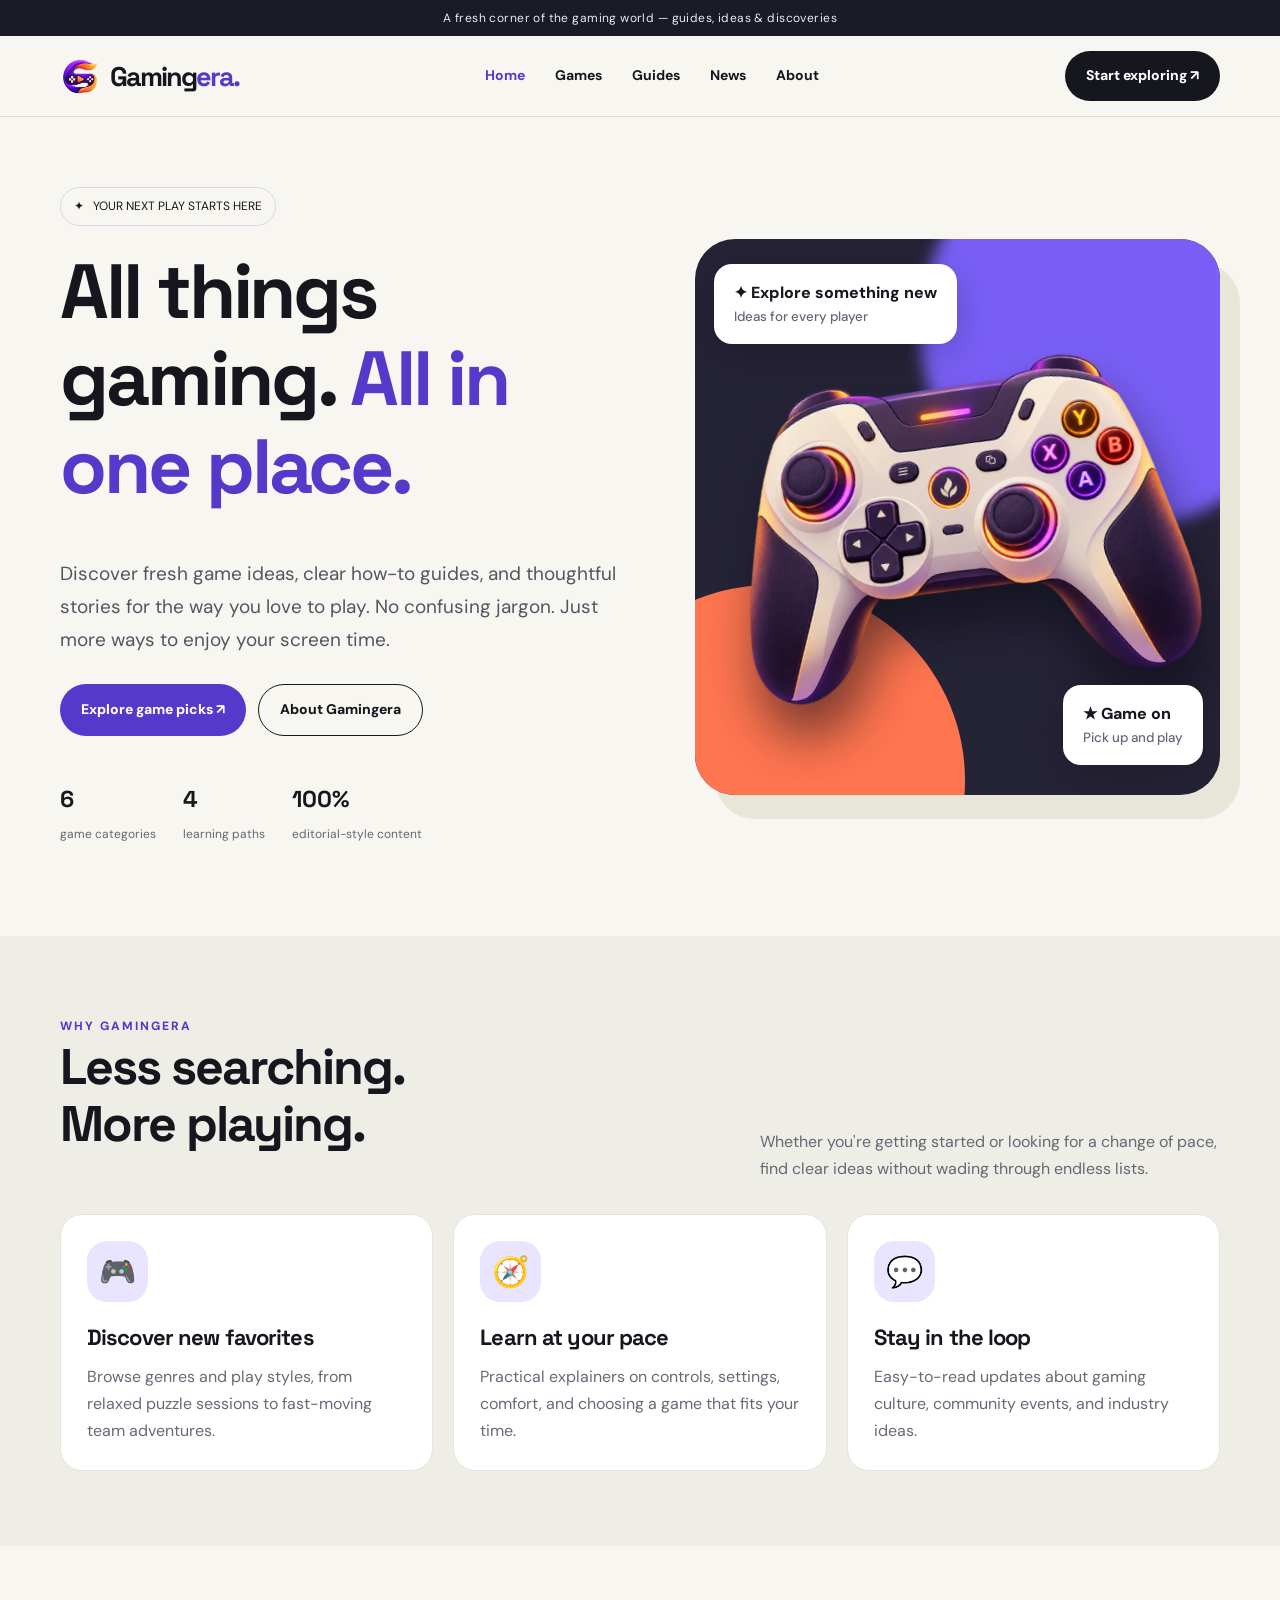
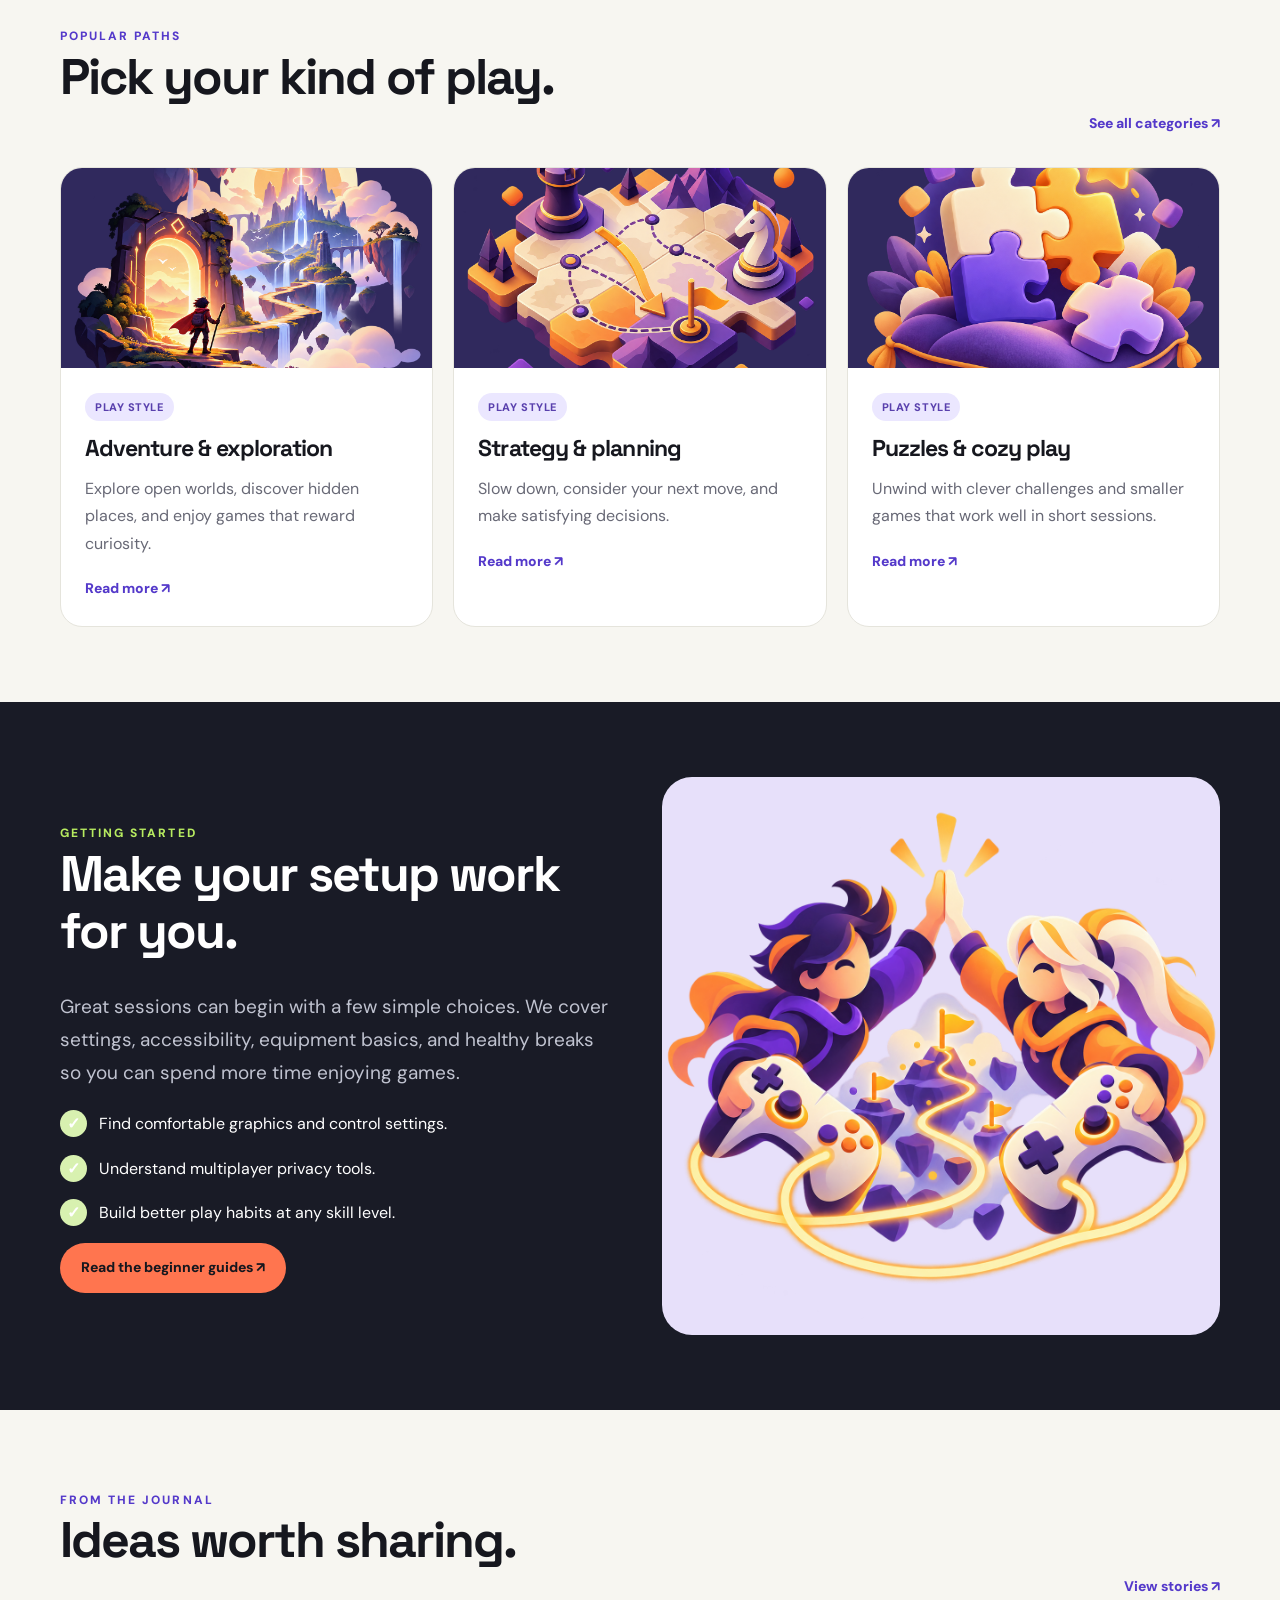
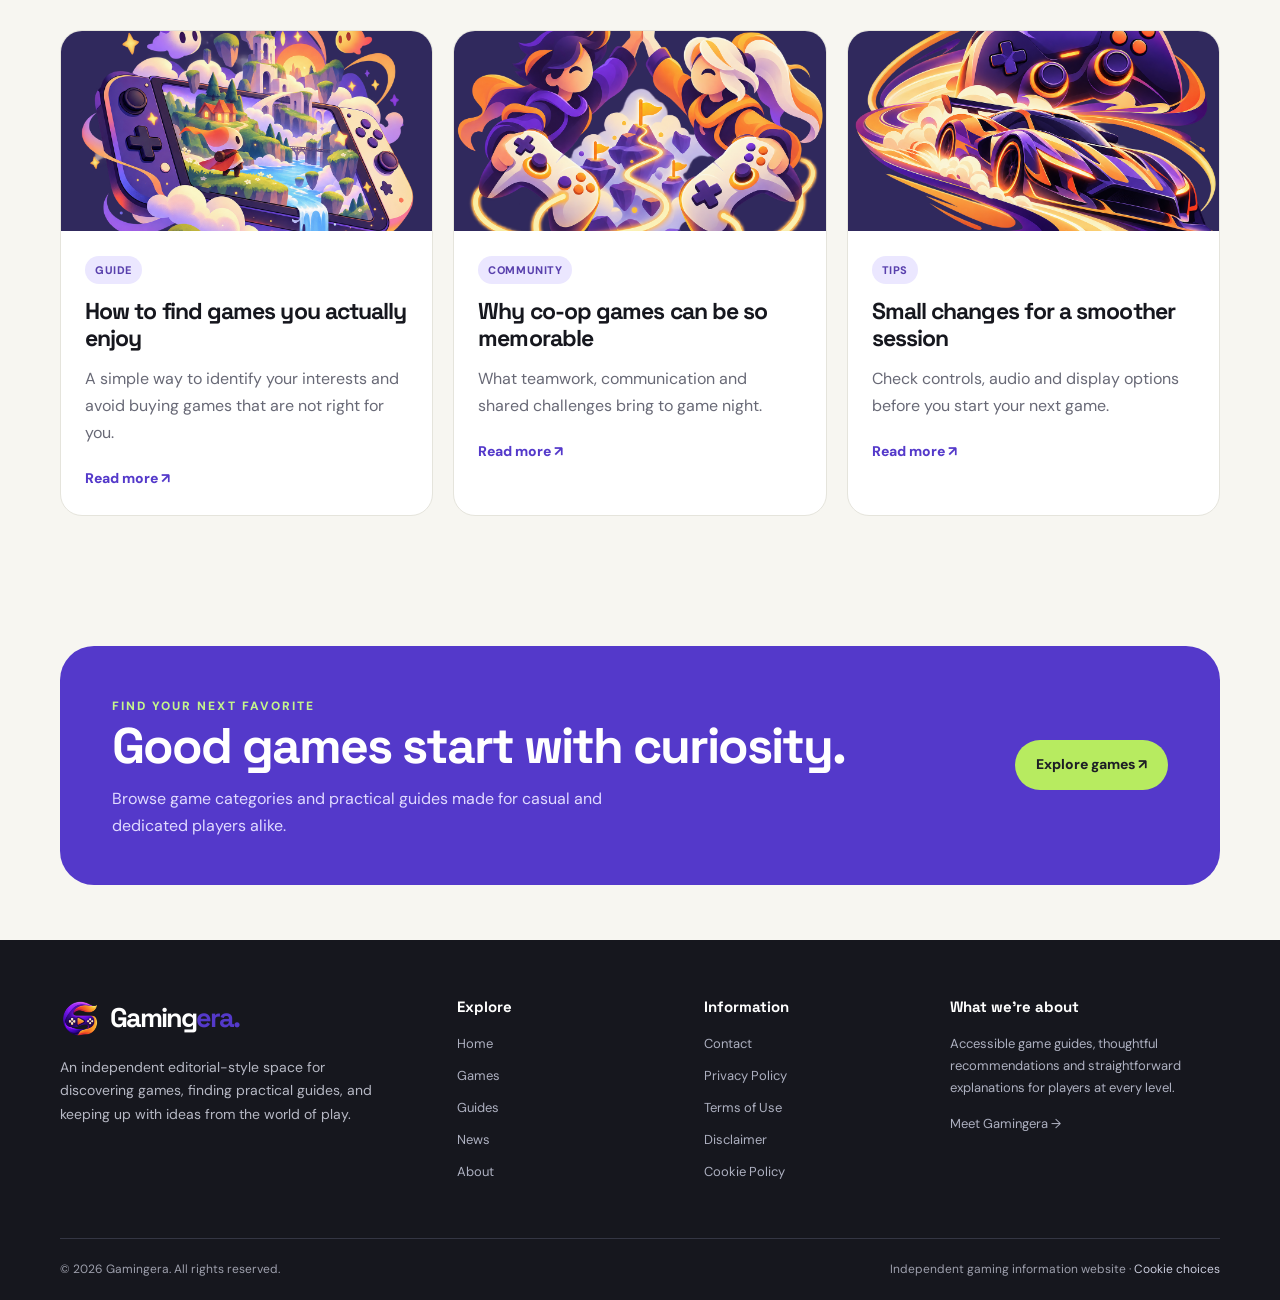
<file: index.html>
<!doctype html>
<html lang="en">

<head>
    <meta charset="utf-8">
    <meta name="viewport" content="width=device-width,initial-scale=1">
    <meta name="theme-color" content="#f7f6f1">
    <meta name="google-site-verification" content="ZRSj9uz_pcYZSnN2wRjQdZqN38g0uDk5HrfWZ53VHts" />
    <meta name="description" content="Gamingera: gaming categories, beginner guides and editorial gaming stories.">
    <title>Home | Gamingera</title>
    <link rel="icon" href="assets/images/logo.png" type="image/svg+xml">
    <link rel="stylesheet" href="assets/css/style.css">
</head>

<body>
    <div class="topline">A fresh corner of the gaming world — guides, ideas & discoveries</div>
    <header class="site-header">
        <div class="container head-inner"><a class="brand" href="index.html" aria-label="Gamingera home"><img
                    src="assets/images/logo.png" alt="" width="40" height="40"><span>Gaming<span>era.</span></span></a>
            <nav id="site-nav" class="main-nav" aria-label="Main navigation"><a href="index.html"
                    aria-current="page">Home</a><a href="games.html">Games</a><a href="guides.html">Guides</a><a
                    href="news.html">News</a><a href="about.html">About</a></nav><a class="nav-cta"
                href="guides.html">Start exploring ↗</a><button class="menu-toggle" type="button"
                aria-controls="site-nav" aria-expanded="false" aria-label="Toggle navigation">☰</button>
        </div>
    </header>
    <main id="main">
        <section class="hero">
            <div class="container hero-grid">
                <div><span class="pill-notice">✦ &nbsp; YOUR NEXT PLAY STARTS HERE</span>
                    <h1>All things gaming. <em>All in one place.</em></h1>
                    <p class="lead">Discover fresh game ideas, clear how-to guides, and thoughtful stories for the way
                        you love to play. No confusing jargon. Just more ways to enjoy your screen time.</p>
                    <div class="btn-row"><a class="btn btn-primary" href="games.html">Explore game picks ↗</a><a
                            class="btn btn-outline" href="about.html">About Gamingera</a></div>
                    <div class="mini-stats">
                        <div><strong>6</strong><span>game categories</span></div>
                        <div><strong>4</strong><span>learning paths</span></div>
                        <div><strong>100%</strong><span>editorial-style content</span></div>
                    </div>
                </div>
                <div class="hero-visual">
                    <div class="visual-label one">✦ Explore something new<small>Ideas for every player</small></div><img
                        class="console" src="assets/images/controller.png" alt="Illustrated video game controller">
                    <div class="visual-label two">★ Game on<small>Pick up and play</small></div>
                </div>
            </div>
        </section>
        <section class="section section-soft">
            <div class="container">
                <div class="section-title">
                    <div><span class="eyebrow">Why Gamingera</span>
                        <h2>Less searching.<br>More playing.</h2>
                    </div>
                    <p>Whether you're getting started or looking for a change of pace, find clear ideas without wading
                        through endless lists.</p>
                </div>
                <div class="grid3">
                    <div class="feature-card">
                        <div class="feature-icon" aria-hidden="true">🎮</div>
                        <h3>Discover new favorites</h3>
                        <p>Browse genres and play styles, from relaxed puzzle sessions to fast-moving team adventures.
                        </p>
                    </div>
                    <div class="feature-card">
                        <div class="feature-icon" aria-hidden="true">🧭</div>
                        <h3>Learn at your pace</h3>
                        <p>Practical explainers on controls, settings, comfort, and choosing a game that fits your time.
                        </p>
                    </div>
                    <div class="feature-card">
                        <div class="feature-icon" aria-hidden="true">💬</div>
                        <h3>Stay in the loop</h3>
                        <p>Easy-to-read updates about gaming culture, community events, and industry ideas.</p>
                    </div>
                </div>
            </div>
        </section>
        <section class="section">
            <div class="container">
                <div class="section-title">
                    <div><span class="eyebrow">Popular paths</span>
                        <h2>Pick your kind of play.</h2>
                    </div><a class="text-link" href="games.html">See all categories ↗</a>
                </div>
                <div class="grid3">
                    <article class="article-card"><a href="games.html" aria-label="Explore Adventure &amp; exploration">
                            <div class="card-art"><img src="assets/images/adventure.png" alt="Abstract gaming artwork"
                                    loading="lazy"></div>
                        </a>
                        <div class="article-body"><span class="tag">Play style</span>
                            <h3>Adventure & exploration</h3>
                            <p>Explore open worlds, discover hidden places, and enjoy games that reward curiosity.</p><a
                                class="text-link" href="games.html">Read more ↗</a>
                        </div>
                    </article>
                    <article class="article-card"><a href="games.html" aria-label="Explore Strategy &amp; planning">
                            <div class="card-art"><img src="assets/images/strategy.png" alt="Abstract gaming artwork"
                                    loading="lazy"></div>
                        </a>
                        <div class="article-body"><span class="tag">Play style</span>
                            <h3>Strategy & planning</h3>
                            <p>Slow down, consider your next move, and make satisfying decisions.</p><a
                                class="text-link" href="games.html">Read more ↗</a>
                        </div>
                    </article>
                    <article class="article-card"><a href="games.html" aria-label="Explore Puzzles &amp; cozy play">
                            <div class="card-art"><img src="assets/images/puzzle.png" alt="Abstract gaming artwork"
                                    loading="lazy"></div>
                        </a>
                        <div class="article-body"><span class="tag">Play style</span>
                            <h3>Puzzles & cozy play</h3>
                            <p>Unwind with clever challenges and smaller games that work well in short sessions.</p><a
                                class="text-link" href="games.html">Read more ↗</a>
                        </div>
                    </article>
                </div>
            </div>
        </section>
        <section class="section section-dark">
            <div class="container editorial">
                <div><span class="eyebrow" style="color:#b7eb60">Getting started</span>
                    <h2>Make your setup work for you.</h2>
                    <p class="lead" style="color:#c0c3d0">Great sessions can begin with a few simple choices. We cover
                        settings, accessibility, equipment basics, and healthy breaks so you can spend more time
                        enjoying games.</p>
                    <div class="checkline" style="color:#fff"><b>✓</b>Find comfortable graphics and control settings.
                    </div>
                    <div class="checkline" style="color:#fff"><b>✓</b>Understand multiplayer privacy tools.</div>
                    <div class="checkline" style="color:#fff"><b>✓</b>Build better play habits at any skill level.</div>
                    <a class="btn btn-orange" href="guides.html">Read the beginner guides ↗</a>
                </div>
                <div class="editorial-art"><img src="assets/images/coop.png"
                        alt="Colorful abstract artwork representing cooperative games" loading="lazy"></div>
            </div>
        </section>
        <section class="section">
            <div class="container">
                <div class="section-title">
                    <div><span class="eyebrow">From the journal</span>
                        <h2>Ideas worth sharing.</h2>
                    </div><a class="text-link" href="news.html">View stories ↗</a>
                </div>
                <div class="grid3">
                    <article class="article-card"><a href="guides.html"
                            aria-label="Explore How to find games you actually enjoy">
                            <div class="card-art"><img src="assets/images/indie.png" alt="Abstract gaming artwork"
                                    loading="lazy"></div>
                        </a>
                        <div class="article-body"><span class="tag">Guide</span>
                            <h3>How to find games you actually enjoy</h3>
                            <p>A simple way to identify your interests and avoid buying games that are not right for
                                you.</p><a class="text-link" href="guides.html">Read more ↗</a>
                        </div>
                    </article>
                    <article class="article-card"><a href="news.html"
                            aria-label="Explore Why co-op games can be so memorable">
                            <div class="card-art"><img src="assets/images/coop.png" alt="Abstract gaming artwork"
                                    loading="lazy"></div>
                        </a>
                        <div class="article-body"><span class="tag">Community</span>
                            <h3>Why co-op games can be so memorable</h3>
                            <p>What teamwork, communication and shared challenges bring to game night.</p><a
                                class="text-link" href="news.html">Read more ↗</a>
                        </div>
                    </article>
                    <article class="article-card"><a href="guides.html"
                            aria-label="Explore Small changes for a smoother session">
                            <div class="card-art"><img src="assets/images/racing.png" alt="Abstract gaming artwork"
                                    loading="lazy"></div>
                        </a>
                        <div class="article-body"><span class="tag">Tips</span>
                            <h3>Small changes for a smoother session</h3>
                            <p>Check controls, audio and display options before you start your next game.</p><a
                                class="text-link" href="guides.html">Read more ↗</a>
                        </div>
                    </article>
                </div>
            </div>
        </section>
        <section class="newsletter">
            <div class="container">
                <div class="newsletter-panel">
                    <div><span class="eyebrow" style="color:#c5f58b">Find your next favorite</span>
                        <h2>Good games start with curiosity.</h2>
                        <p>Browse game categories and practical guides made for casual and dedicated players alike.</p>
                    </div><a class="btn" href="games.html">Explore games ↗</a>
                </div>
            </div>
        </section>
    </main>
    <footer>
        <div class="container">
            <div class="footer-grid">
                <div class="footer-brand"><a class="brand" href="index.html" aria-label="Gamingera home"><img
                            src="assets/images/logo.png" alt="" width="40"
                            height="40"><span>Gaming<span>era.</span></span></a>
                    <p>An independent editorial-style space for discovering games, finding practical guides, and keeping
                        up with ideas from the world of play.</p>

                </div>
                <div class="footer-col">
                    <h4>Explore</h4><a href="index.html">Home</a><a href="games.html">Games</a><a
                        href="guides.html">Guides</a><a href="news.html">News</a><a href="about.html">About</a>
                </div>
                <div class="footer-col">
                    <h4>Information</h4><a href="contact.html">Contact</a><a href="privacy.html">Privacy Policy</a><a
                        href="terms.html">Terms of Use</a><a href="disclaimer.html">Disclaimer</a><a
                        href="cookies.html">Cookie Policy</a>
                </div>
                <div class="footer-col">
                    <h4>What we're about</h4>
                    <p class="small" style="color:#adb0c0">Accessible game guides, thoughtful recommendations and
                        straightforward explanations for players at every level.</p><a href="about.html">Meet Gamingera
                        →</a>
                </div>
            </div>
            <div class="footer-bottom"><span>© 2026 Gamingera. All rights reserved.</span><span>Independent gaming
                    information website · <a href="cookies.html">Cookie choices</a></span></div>
        </div>
    </footer>
    <script src="assets/js/main.js" defer></script>
</body>

</html>
</file>
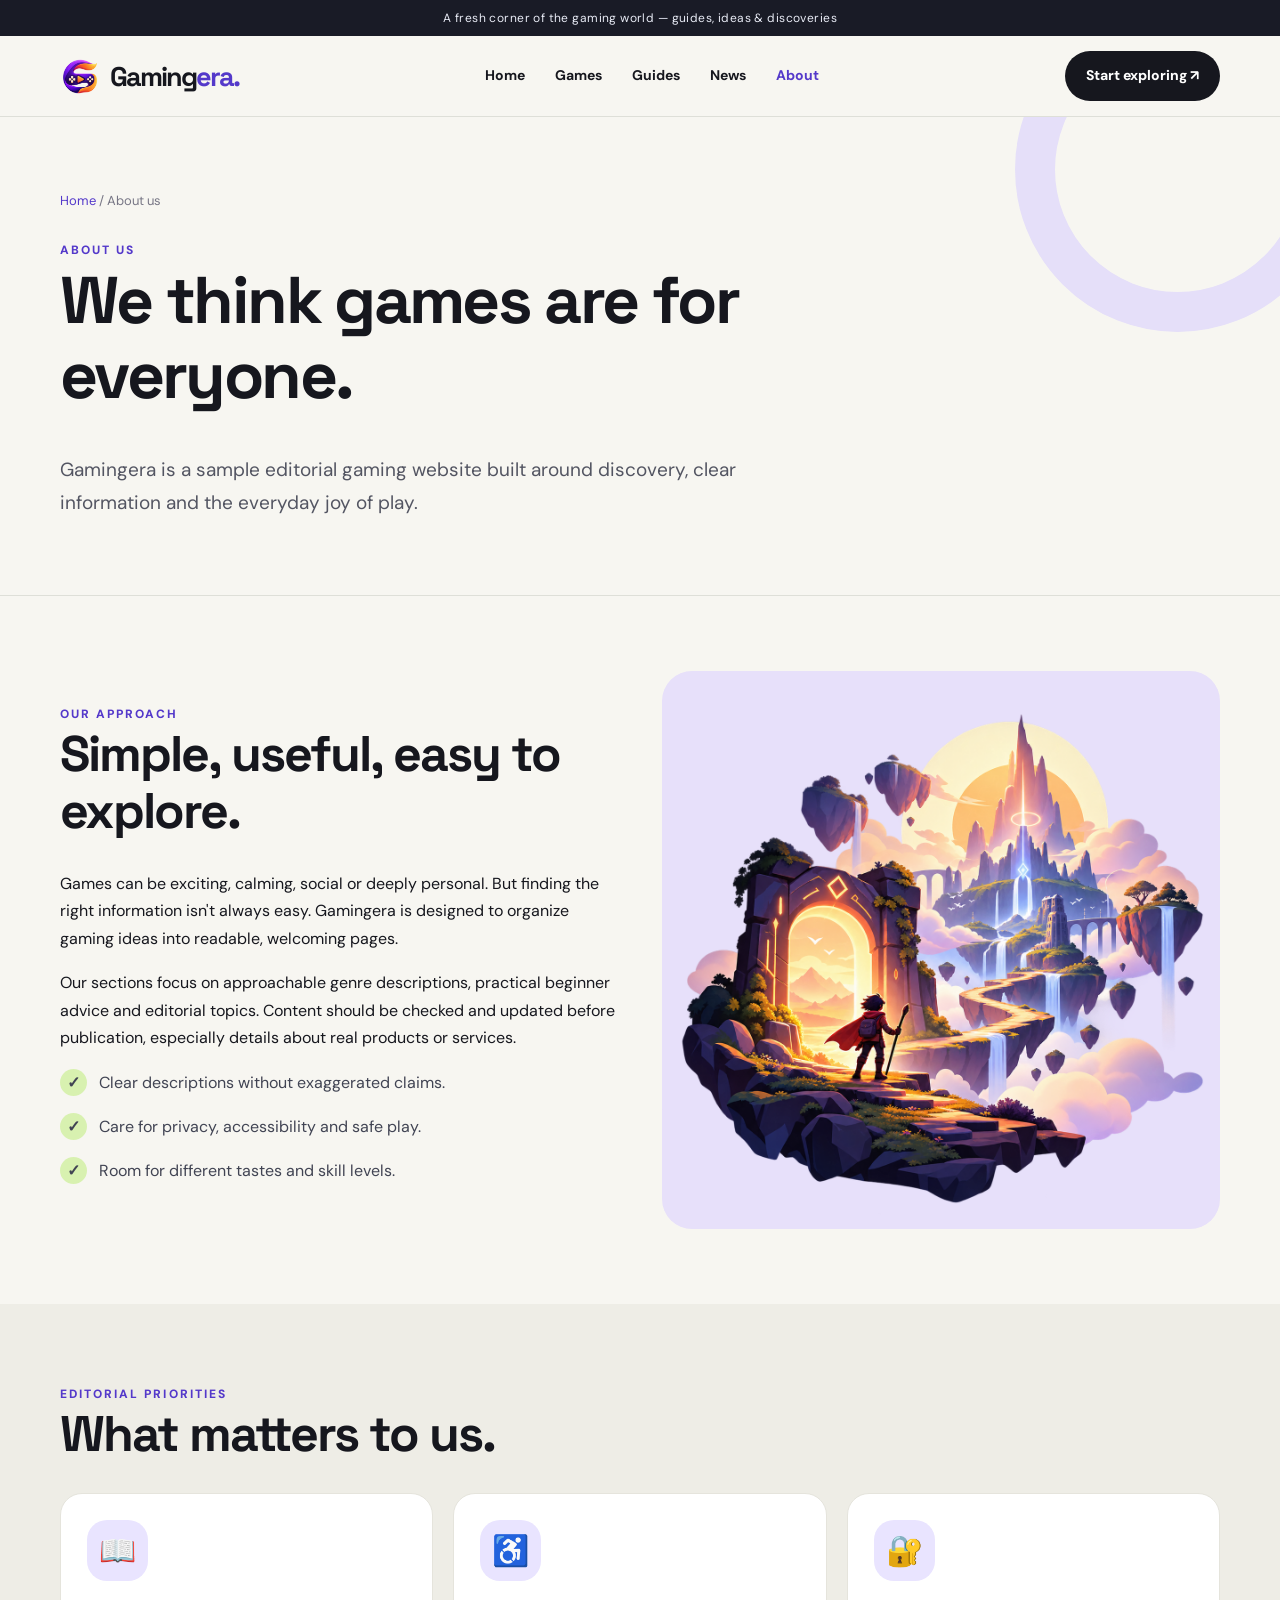
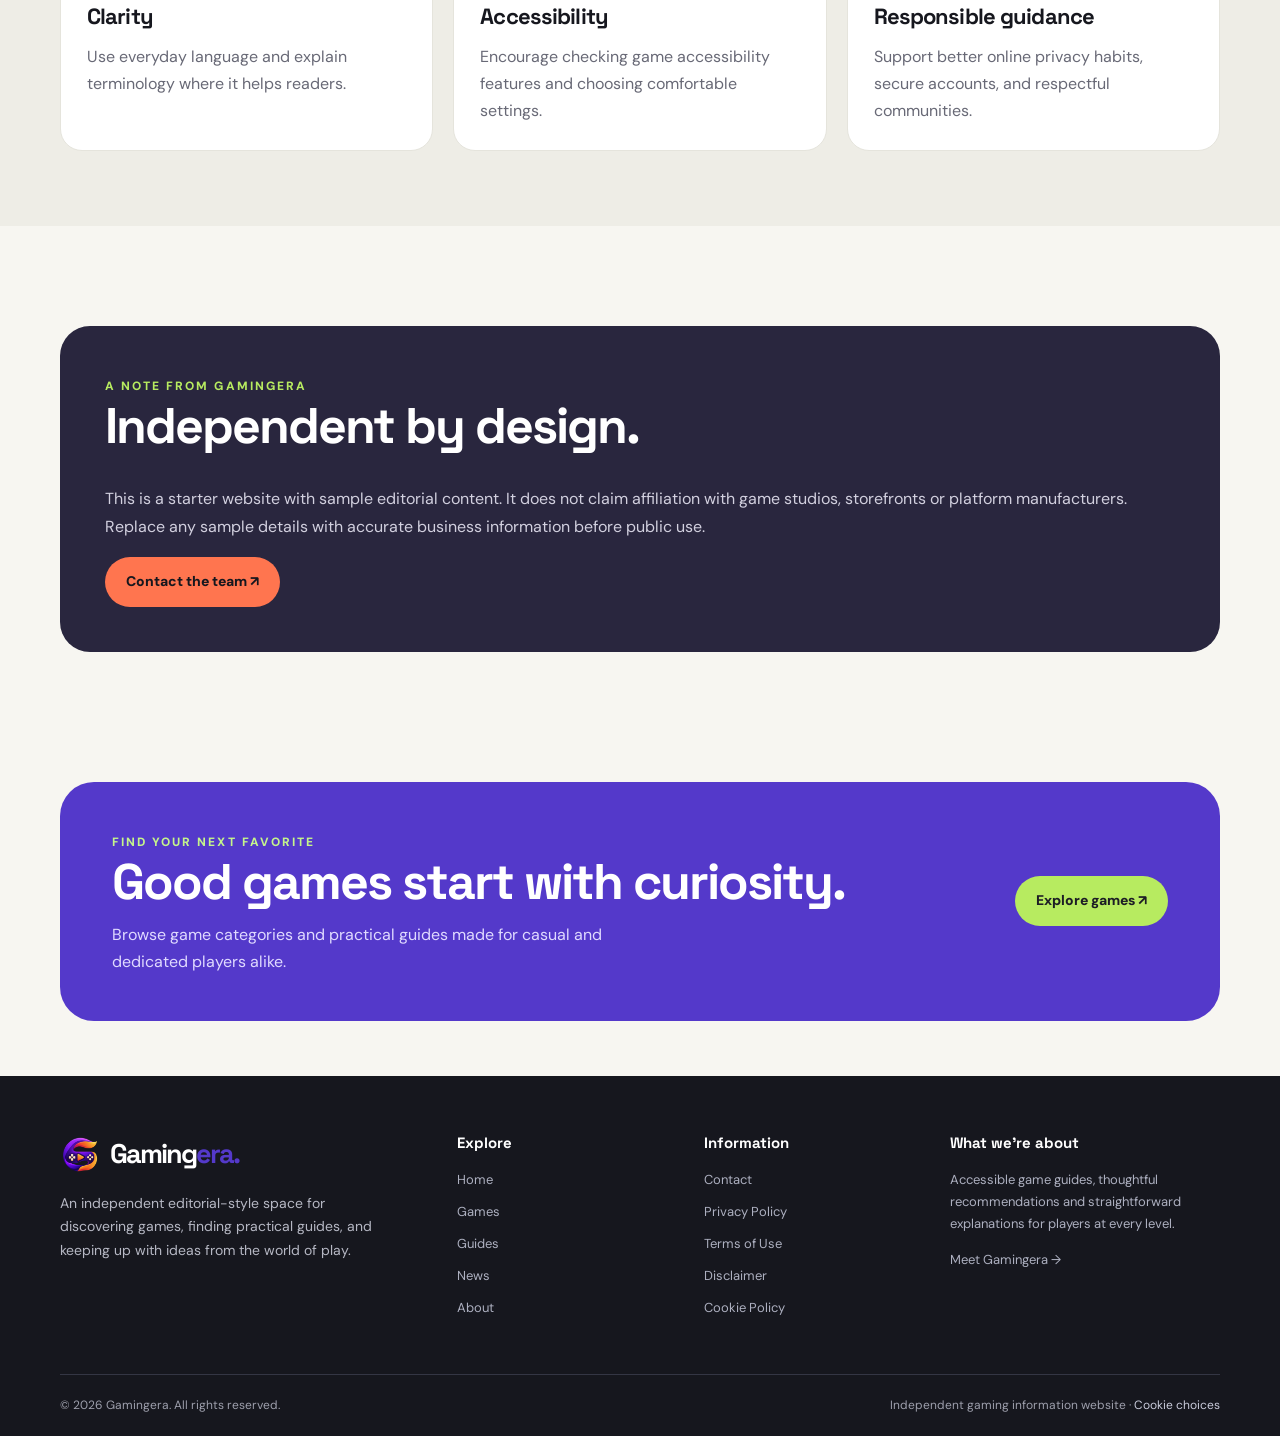
<file: about.html>
<!doctype html>
<html lang="en">

<head>
    <meta charset="utf-8">
    <meta name="viewport" content="width=device-width,initial-scale=1">
    <meta name="theme-color" content="#f7f6f1">
    <meta name="description"
        content="Learn about Gamingera, our editorial principles and approach to accessible gaming information.">
    <title>About | Gamingera</title>
    <link rel="icon" href="assets/images/logo.png" type="image/svg+xml">
    <link rel="stylesheet" href="assets/css/style.css">
</head>

<body>
    <div class="topline">A fresh corner of the gaming world — guides, ideas & discoveries</div>
    <header class="site-header">
        <div class="container head-inner"><a class="brand" href="index.html" aria-label="Gamingera home"><img
                    src="assets/images/logo.png" alt="" width="40" height="40"><span>Gaming<span>era.</span></span></a>
            <nav id="site-nav" class="main-nav" aria-label="Main navigation"><a href="index.html">Home</a><a
                    href="games.html">Games</a><a href="guides.html">Guides</a><a href="news.html">News</a><a
                    href="about.html" aria-current="page">About</a></nav><a class="nav-cta" href="guides.html">Start
                exploring ↗</a><button class="menu-toggle" type="button" aria-controls="site-nav" aria-expanded="false"
                aria-label="Toggle navigation">☰</button>
        </div>
    </header>
    <main id="main">
        <section class="page-hero">
            <div class="container">
                <div class="breadcrumbs"><a href="index.html">Home</a> / About us</div><span class="eyebrow">About
                    us</span>
                <h1>We think games are for everyone.</h1>
                <p class="lead">Gamingera is a sample editorial gaming website built around discovery, clear information
                    and the everyday joy of play.</p>
            </div>
        </section>
        <section class="section">
            <div class="container editorial">
                <div><span class="eyebrow">Our approach</span>
                    <h2>Simple, useful, easy to explore.</h2>
                    <p>Games can be exciting, calming, social or deeply personal. But finding the right information
                        isn't always easy. Gamingera is designed to organize gaming ideas into readable, welcoming
                        pages.</p>
                    <p>Our sections focus on approachable genre descriptions, practical beginner advice and editorial
                        topics. Content should be checked and updated before publication, especially details about real
                        products or services.</p>
                    <div class="checkline"><b>✓</b>Clear descriptions without exaggerated claims.</div>
                    <div class="checkline"><b>✓</b>Care for privacy, accessibility and safe play.</div>
                    <div class="checkline"><b>✓</b>Room for different tastes and skill levels.</div>
                </div>
                <div class="editorial-art"><img src="assets/images/adventure.png"
                        alt="Abstract adventure gaming illustration"></div>
            </div>
        </section>
        <section class="section section-soft">
            <div class="container"><span class="eyebrow">Editorial priorities</span>
                <h2>What matters to us.</h2>
                <div class="team-grid">
                    <div class="feature-card">
                        <div class="feature-icon" aria-hidden="true">📖</div>
                        <h3>Clarity</h3>
                        <p>Use everyday language and explain terminology where it helps readers.</p>
                    </div>
                    <div class="feature-card">
                        <div class="feature-icon" aria-hidden="true">♿</div>
                        <h3>Accessibility</h3>
                        <p>Encourage checking game accessibility features and choosing comfortable settings.</p>
                    </div>
                    <div class="feature-card">
                        <div class="feature-icon" aria-hidden="true">🔐</div>
                        <h3>Responsible guidance</h3>
                        <p>Support better online privacy habits, secure accounts, and respectful communities.</p>
                    </div>
                </div>
            </div>
        </section>
        <section class="section">
            <div class="container">
                <div class="about-band"><span class="eyebrow" style="color:#b7eb60">A note from Gamingera</span>
                    <h2>Independent by design.</h2>
                    <p>This is a starter website with sample editorial content. It does not claim affiliation with game
                        studios, storefronts or platform manufacturers. Replace any sample details with accurate
                        business information before public use.</p><a class="btn btn-orange" href="contact.html">Contact
                        the team ↗</a>
                </div>
            </div>
        </section>
        <section class="newsletter">
            <div class="container">
                <div class="newsletter-panel">
                    <div><span class="eyebrow" style="color:#c5f58b">Find your next favorite</span>
                        <h2>Good games start with curiosity.</h2>
                        <p>Browse game categories and practical guides made for casual and dedicated players alike.</p>
                    </div><a class="btn" href="games.html">Explore games ↗</a>
                </div>
            </div>
        </section>
    </main>
    <footer>
        <div class="container">
            <div class="footer-grid">
                <div class="footer-brand"><a class="brand" href="index.html" aria-label="Gamingera home"><img
                            src="assets/images/logo.png" alt="" width="40"
                            height="40"><span>Gaming<span>era.</span></span></a>
                    <p>An independent editorial-style space for discovering games, finding practical guides, and keeping
                        up with ideas from the world of play.</p>
                  
                </div>
                <div class="footer-col">
                    <h4>Explore</h4><a href="index.html">Home</a><a href="games.html">Games</a><a
                        href="guides.html">Guides</a><a href="news.html">News</a><a href="about.html">About</a>
                </div>
                <div class="footer-col">
                    <h4>Information</h4><a href="contact.html">Contact</a><a href="privacy.html">Privacy Policy</a><a
                        href="terms.html">Terms of Use</a><a href="disclaimer.html">Disclaimer</a><a
                        href="cookies.html">Cookie Policy</a>
                </div>
                <div class="footer-col">
                    <h4>What we're about</h4>
                    <p class="small" style="color:#adb0c0">Accessible game guides, thoughtful recommendations and
                        straightforward explanations for players at every level.</p><a href="about.html">Meet Gamingera
                        →</a>
                </div>
            </div>
            <div class="footer-bottom"><span>© 2026 Gamingera. All rights reserved.</span><span>Independent gaming
                    information website · <a href="cookies.html">Cookie choices</a></span></div>
        </div>
    </footer>
    <script src="assets/js/main.js" defer></script>
</body>

</html>
</file>
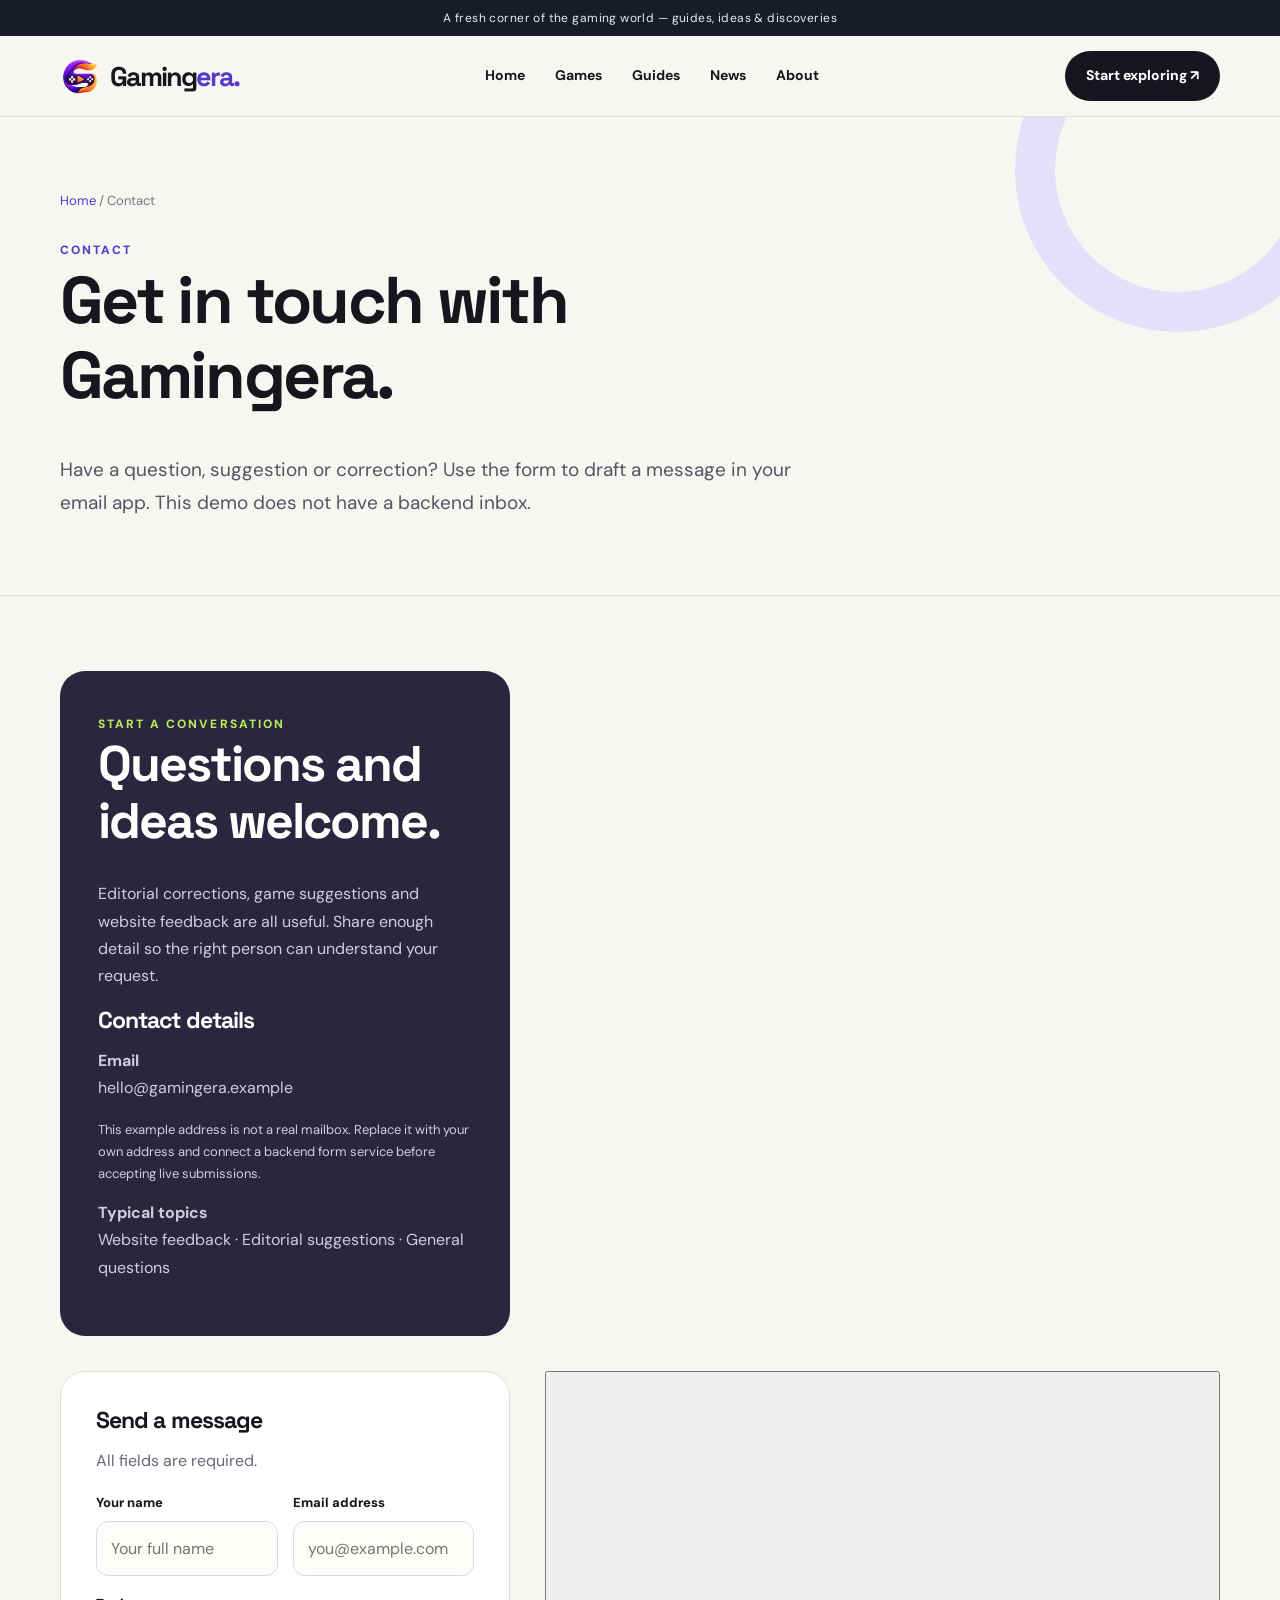
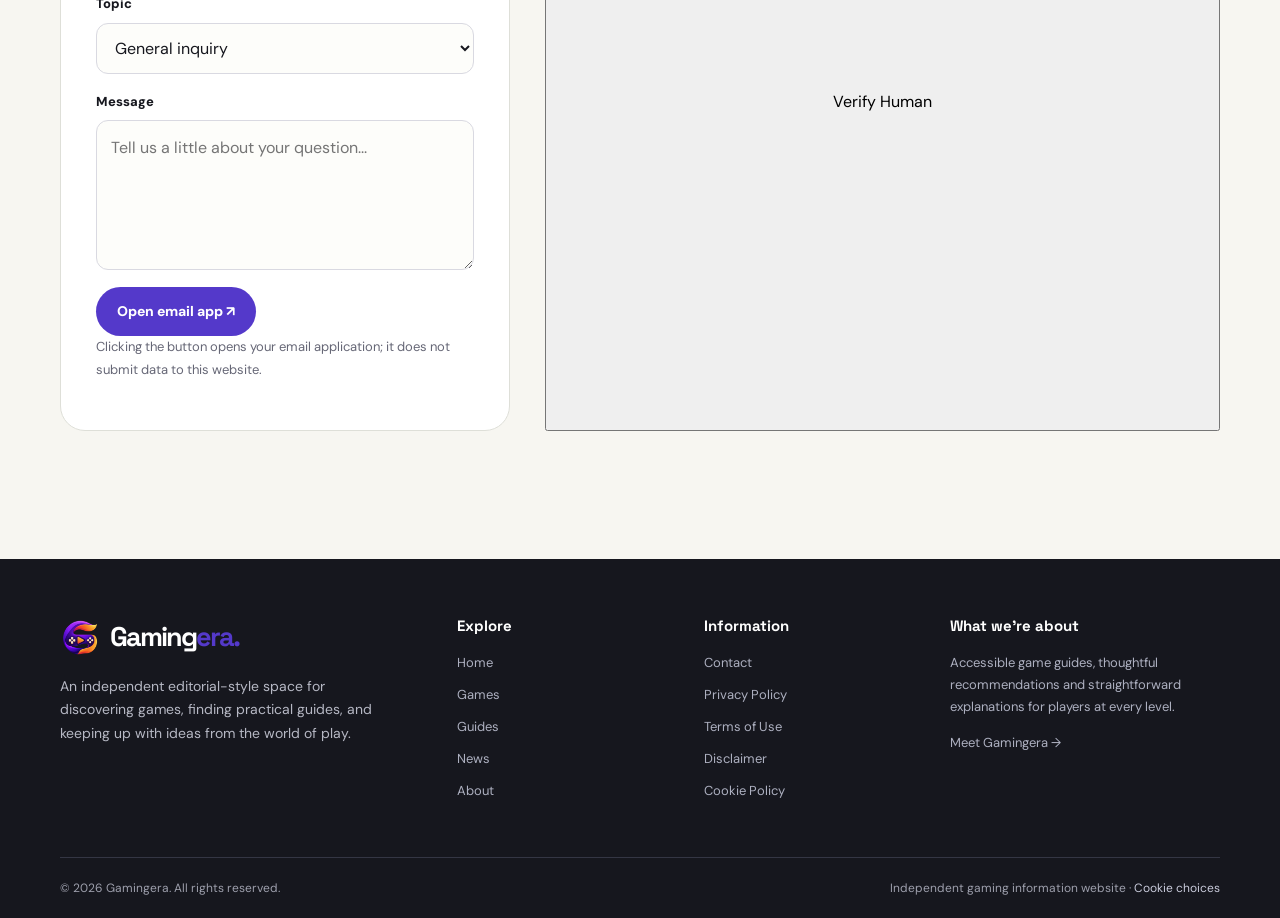
<file: contact.html>
<!doctype html>
<html lang="en">

<head>
    <meta charset="utf-8">
    <meta name="viewport" content="width=device-width,initial-scale=1">
    <meta name="theme-color" content="#f7f6f1">
    <meta name="description" content="Contact Gamingera for website feedback and editorial questions.">
    <title>Contact | Gamingera</title>
    <link rel="icon" href="assets/images/logo.png" type="image/svg+xml">
    <link rel="stylesheet" href="assets/css/style.css">
    <script
  src="https://challenges.cloudflare.com/turnstile/v0/api.js"
  async defer>
</script>
</head>

<body>
    <div class="topline">A fresh corner of the gaming world — guides, ideas & discoveries</div>
    <header class="site-header">
        <div class="container head-inner"><a class="brand" href="index.html" aria-label="Gamingera home"><img
                    src="assets/images/logo.png" alt="" width="40" height="40"><span>Gaming<span>era.</span></span></a>
            <nav id="site-nav" class="main-nav" aria-label="Main navigation"><a href="index.html">Home</a><a
                    href="games.html">Games</a><a href="guides.html">Guides</a><a href="news.html">News</a><a
                    href="about.html">About</a></nav><a class="nav-cta" href="guides.html">Start exploring ↗</a><button
                class="menu-toggle" type="button" aria-controls="site-nav" aria-expanded="false"
                aria-label="Toggle navigation">☰</button>
        </div>
    </header>
    <main id="main">
        <section class="page-hero">
            <div class="container">
                <div class="breadcrumbs"><a href="index.html">Home</a> / Contact</div><span
                    class="eyebrow">Contact</span>
                <h1>Get in touch with Gamingera.</h1>
                <p class="lead">Have a question, suggestion or correction? Use the form to draft a message in your email
                    app. This demo does not have a backend inbox.</p>
            </div>
        </section>
        <section class="section">
            <div class="container contact-grid">
                <aside class="contact-card"><span class="eyebrow" style="color:#b7eb60">Start a conversation</span>
                    <h2>Questions and ideas welcome.</h2>
                    <p>Editorial corrections, game suggestions and website feedback are all useful. Share enough detail
                        so the right person can understand your request.</p>
                    <h3>Contact details</h3>
                    <p><strong>Email</strong><br>hello@gamingera.example</p>
                    <p class="small">This example address is not a real mailbox. Replace it with your own address and
                        connect a backend form service before accepting live submissions.</p>
                    <p><strong>Typical topics</strong><br>Website feedback · Editorial suggestions · General questions
                    </p>
                </aside>
                <div
  class="cf-turnstile"
  data-sitekey="0x4AAAAAAFSK0W-uIRVaW1uU">
</div>
                <form class="contact-form" data-contact-form>
                    <h3>Send a message</h3>
                    <p class="muted">All fields are required.</p>
                    <div class="form-row">
                        <div class="field"><label for="name">Your name</label><input id="name" name="name"
                                maxlength="80" required placeholder="Your full name"></div>
                        <div class="field"><label for="email">Email address</label><input id="email" name="email"
                                type="email" maxlength="150" required placeholder="you@example.com"></div>
                    </div>
                    <div class="field"><label for="subject">Topic</label><select id="subject" name="subject" required>
                            <option value="General inquiry">General inquiry</option>
                            <option value="Editorial suggestion">Editorial suggestion</option>
                            <option value="Website feedback">Website feedback</option>
                            <option value="Privacy question">Privacy question</option>
                        </select></div>
                    <div class="field"><label for="message">Message</label><textarea id="message" name="message"
                            maxlength="3000" required placeholder="Tell us a little about your question..."></textarea>
                    </div><button class="btn btn-primary" type="submit">Open email app ↗</button>
                    <p class="form-message" data-form-message>Clicking the button opens your email application; it does
                        not submit data to this website.</p>
                </form>
                   <button type="button" id="verify-human">
  Verify Human
</button>

<p id="verify-result"></p>

<script>
document.getElementById("verify-human")
  .addEventListener("click", async () => {
    const result = document.getElementById("verify-result");
    const token = document.querySelector(
      '[name="cf-turnstile-response"]'
    )?.value;

    if (!token) {
      result.textContent = "Complete verification first.";
      return;
    }

    result.textContent = "Checking...";

    try {
      const response = await fetch(
        "/.netlify/functions/verify",
        {
          method: "POST",
          headers: {
            "Content-Type": "application/json"
          },
          body: JSON.stringify({ token })
        }
      );

      const data = await response.json();

      result.textContent = data.success
        ? "Verification successful!"
        : "Verification failed. Please try again.";

    } catch {
      result.textContent = "Server error.";
    }

    window.turnstile?.reset();
  });
</script>

         
            </div>
        </section>
    </main>
    <footer>
        <div class="container">
            <div class="footer-grid">
                <div class="footer-brand"><a class="brand" href="index.html" aria-label="Gamingera home"><img
                            src="assets/images/logo.png" alt="" width="40"
                            height="40"><span>Gaming<span>era.</span></span></a>
                    <p>An independent editorial-style space for discovering games, finding practical guides, and keeping
                        up with ideas from the world of play.</p>
                   
                </div>
                <div class="footer-col">
                    <h4>Explore</h4><a href="index.html">Home</a><a href="games.html">Games</a><a
                        href="guides.html">Guides</a><a href="news.html">News</a><a href="about.html">About</a>
                </div>
                <div class="footer-col">
                    <h4>Information</h4><a href="contact.html">Contact</a><a href="privacy.html">Privacy Policy</a><a
                        href="terms.html">Terms of Use</a><a href="disclaimer.html">Disclaimer</a><a
                        href="cookies.html">Cookie Policy</a>
                </div>
                <div class="footer-col">
                    <h4>What we're about</h4>
                    <p class="small" style="color:#adb0c0">Accessible game guides, thoughtful recommendations and
                        straightforward explanations for players at every level.</p><a href="about.html">Meet Gamingera
                        →</a>
                </div>
            </div>
            <div class="footer-bottom"><span>© 2026 Gamingera. All rights reserved.</span><span>Independent gaming
                    information website · <a href="cookies.html">Cookie choices</a></span></div>
        </div>
        
    </footer>
        
    <script src="assets/js/main.js" defer></script>
</body>

</html>
</file>
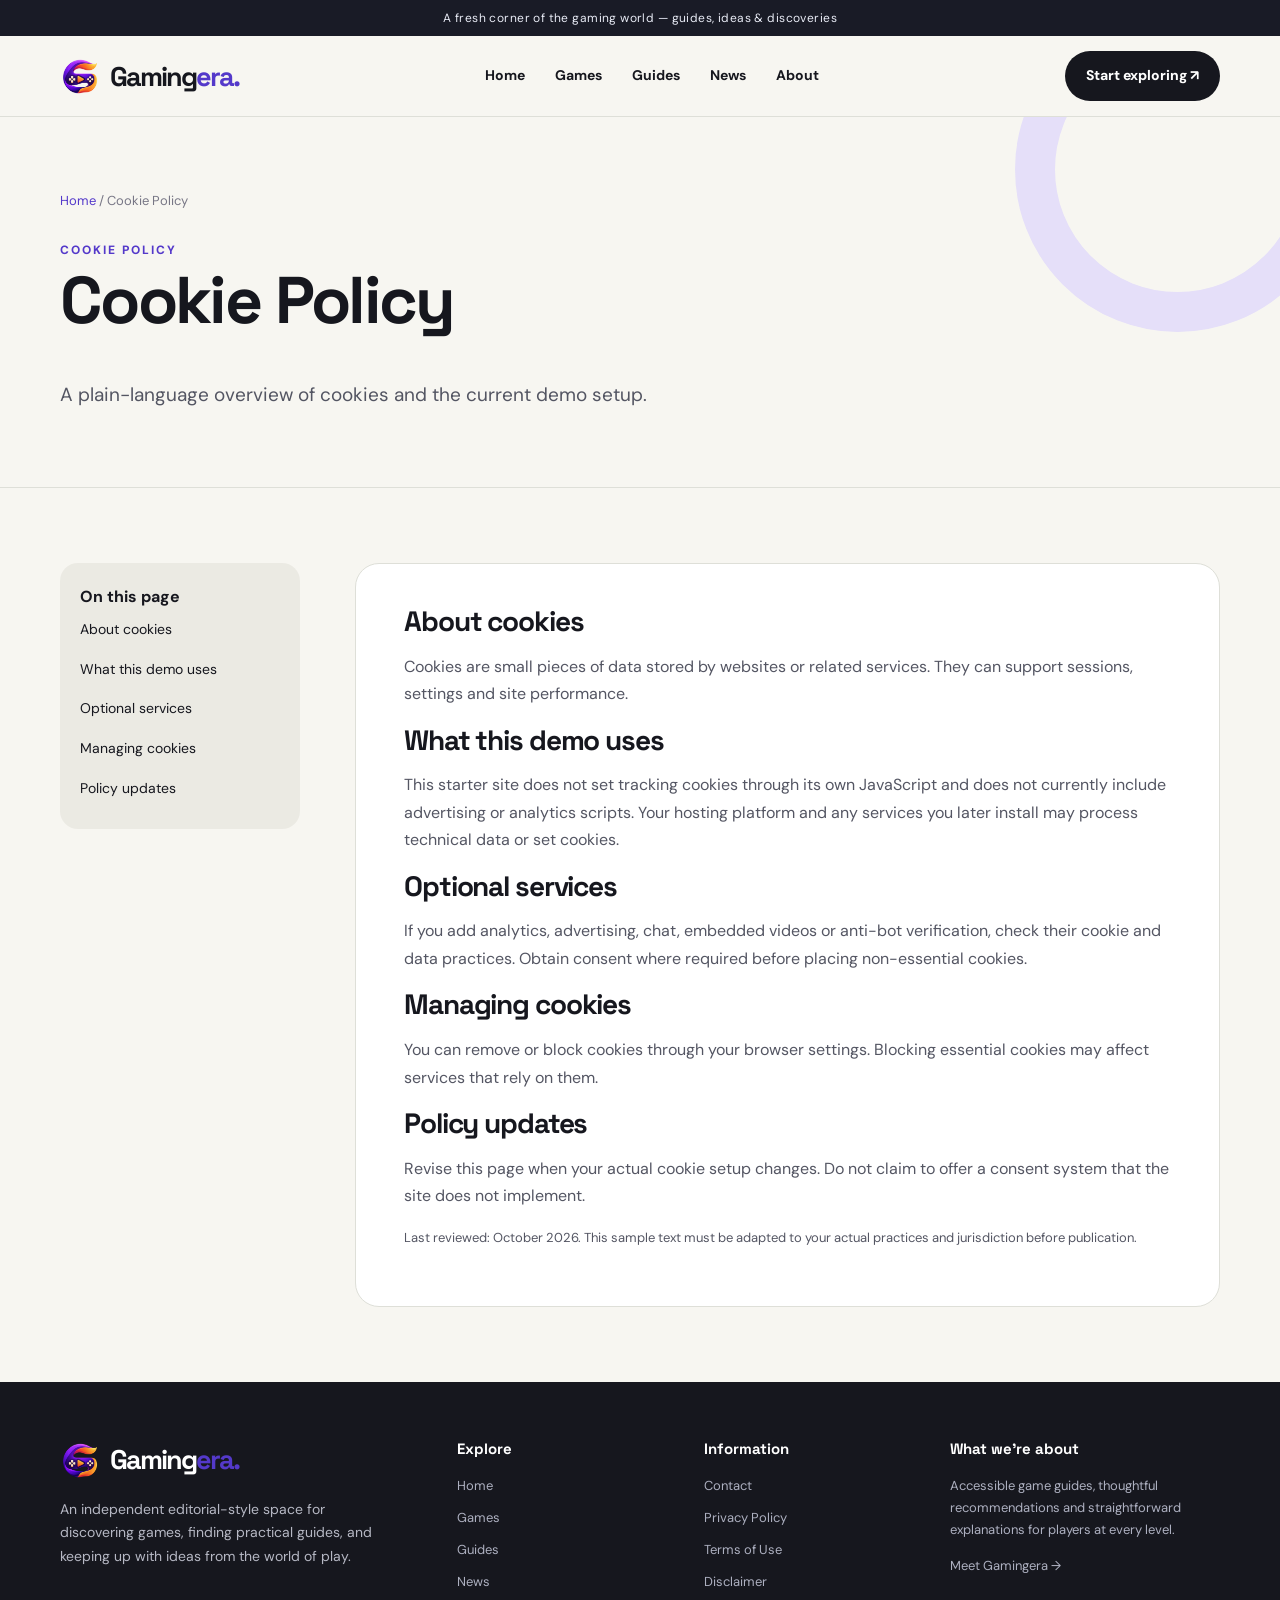
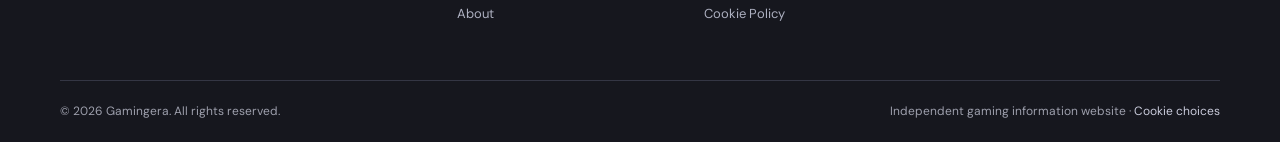
<file: cookies.html>
<!doctype html>
<html lang="en">

<head>
    <meta charset="utf-8">
    <meta name="viewport" content="width=device-width,initial-scale=1">
    <meta name="theme-color" content="#f7f6f1">
    <meta name="description" content="A plain-language overview of cookies and the current demo setup.">
    <title>Cookie Policy | Gamingera</title>
    <link rel="icon" href="assets/images/logo.png" type="image/svg+xml">
    <link rel="stylesheet" href="assets/css/style.css">
</head>

<body>
    <div class="topline">A fresh corner of the gaming world — guides, ideas & discoveries</div>
    <header class="site-header">
        <div class="container head-inner"><a class="brand" href="index.html" aria-label="Gamingera home"><img
                    src="assets/images/logo.png" alt="" width="40" height="40"><span>Gaming<span>era.</span></span></a>
            <nav id="site-nav" class="main-nav" aria-label="Main navigation"><a href="index.html">Home</a><a
                    href="games.html">Games</a><a href="guides.html">Guides</a><a href="news.html">News</a><a
                    href="about.html">About</a></nav><a class="nav-cta" href="guides.html">Start exploring ↗</a><button
                class="menu-toggle" type="button" aria-controls="site-nav" aria-expanded="false"
                aria-label="Toggle navigation">☰</button>
        </div>
    </header>
    <main id="main">
        <section class="page-hero">
            <div class="container">
                <div class="breadcrumbs"><a href="index.html">Home</a> / Cookie Policy</div><span class="eyebrow">Cookie
                    Policy</span>
                <h1>Cookie Policy</h1>
                <p class="lead">A plain-language overview of cookies and the current demo setup.</p>
            </div>
        </section>
        <section class="section">
            <div class="container doc-wrap">
                <aside class="doc-nav"><strong>On this page</strong><a href="#section-1">About cookies</a><a
                        href="#section-2">What this demo uses</a><a href="#section-3">Optional services</a><a
                        href="#section-4">Managing cookies</a><a href="#section-5">Policy updates</a></aside>
                <article class="doc-body">
                    <section id="section-1">
                        <h2>About cookies</h2>
                        <p>Cookies are small pieces of data stored by websites or related services. They can support
                            sessions, settings and site performance.</p>
                    </section>
                    <section id="section-2">
                        <h2>What this demo uses</h2>
                        <p>This starter site does not set tracking cookies through its own JavaScript and does not
                            currently include advertising or analytics scripts. Your hosting platform and any services
                            you later install may process technical data or set cookies.</p>
                    </section>
                    <section id="section-3">
                        <h2>Optional services</h2>
                        <p>If you add analytics, advertising, chat, embedded videos or anti-bot verification, check
                            their cookie and data practices. Obtain consent where required before placing non-essential
                            cookies.</p>
                    </section>
                    <section id="section-4">
                        <h2>Managing cookies</h2>
                        <p>You can remove or block cookies through your browser settings. Blocking essential cookies may
                            affect services that rely on them.</p>
                    </section>
                    <section id="section-5">
                        <h2>Policy updates</h2>
                        <p>Revise this page when your actual cookie setup changes. Do not claim to offer a consent
                            system that the site does not implement.</p>
                    </section>
                    <p class="small muted">Last reviewed: October 2026. This sample text must be adapted to your actual
                        practices and jurisdiction before publication.</p>
                </article>
            </div>
        </section>
    </main>
    <footer>
        <div class="container">
            <div class="footer-grid">
                <div class="footer-brand"><a class="brand" href="index.html" aria-label="Gamingera home"><img
                            src="assets/images/logo.png" alt="" width="40"
                            height="40"><span>Gaming<span>era.</span></span></a>
                    <p>An independent editorial-style space for discovering games, finding practical guides, and keeping
                        up with ideas from the world of play.</p>
                  
                </div>
                <div class="footer-col">
                    <h4>Explore</h4><a href="index.html">Home</a><a href="games.html">Games</a><a
                        href="guides.html">Guides</a><a href="news.html">News</a><a href="about.html">About</a>
                </div>
                <div class="footer-col">
                    <h4>Information</h4><a href="contact.html">Contact</a><a href="privacy.html">Privacy Policy</a><a
                        href="terms.html">Terms of Use</a><a href="disclaimer.html">Disclaimer</a><a
                        href="cookies.html">Cookie Policy</a>
                </div>
                <div class="footer-col">
                    <h4>What we're about</h4>
                    <p class="small" style="color:#adb0c0">Accessible game guides, thoughtful recommendations and
                        straightforward explanations for players at every level.</p><a href="about.html">Meet Gamingera
                        →</a>
                </div>
            </div>
            <div class="footer-bottom"><span>© 2026 Gamingera. All rights reserved.</span><span>Independent gaming
                    information website · <a href="cookies.html">Cookie choices</a></span></div>
        </div>
    </footer>
    <script src="assets/js/main.js" defer></script>
</body>

</html>
</file>
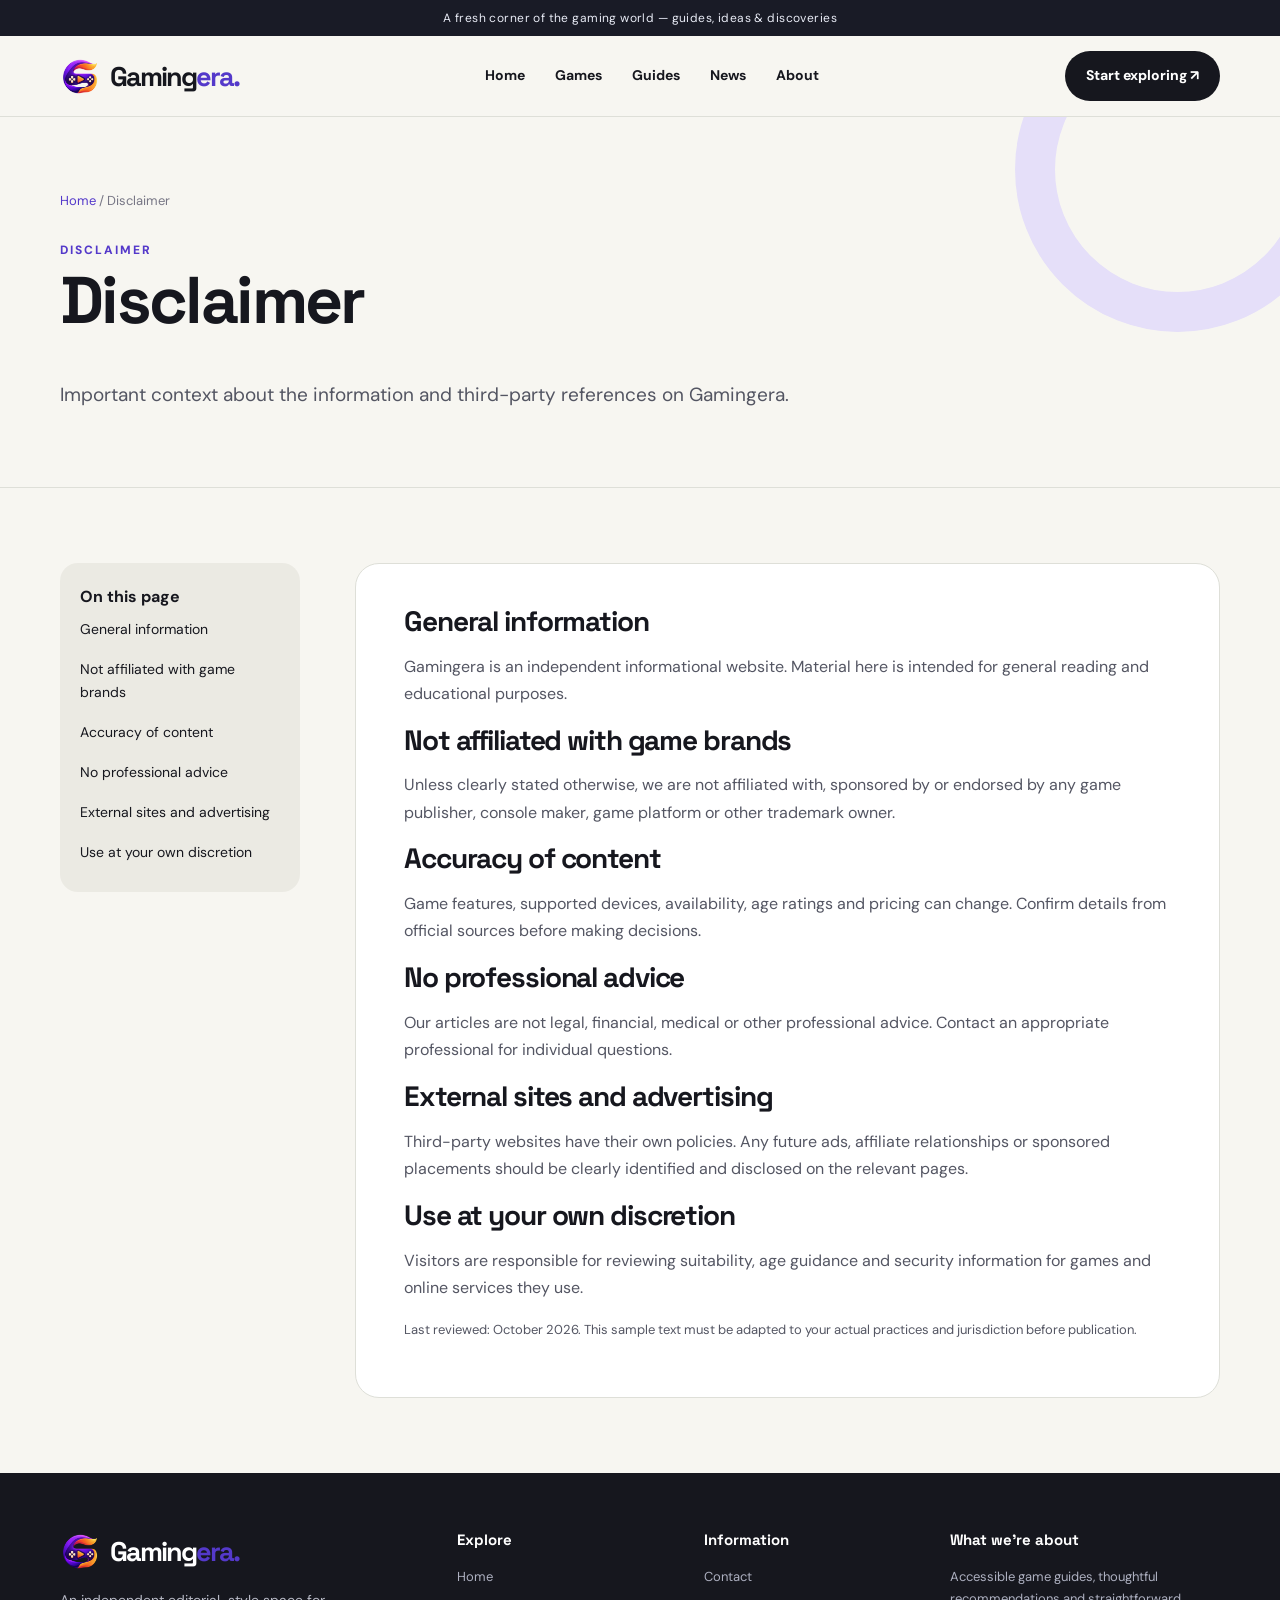
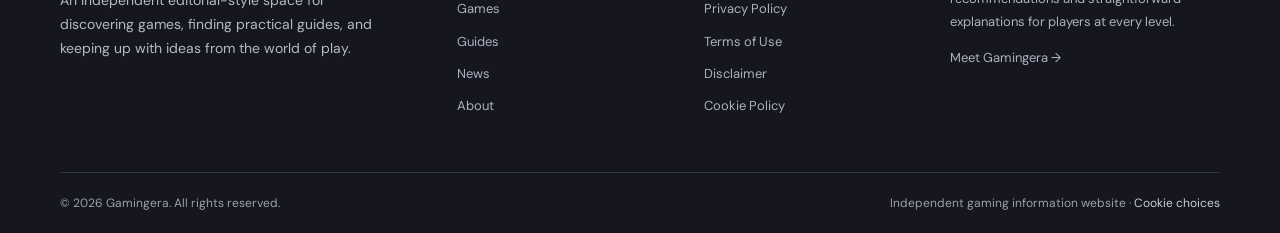
<file: disclaimer.html>
<!doctype html>
<html lang="en">

<head>
    <meta charset="utf-8">
    <meta name="viewport" content="width=device-width,initial-scale=1">
    <meta name="theme-color" content="#f7f6f1">
    <meta name="description" content="Important context about the information and third-party references on Gamingera.">
    <title>Disclaimer | Gamingera</title>
    <link rel="icon" href="assets/images/logo.png" type="image/svg+xml">
    <link rel="stylesheet" href="assets/css/style.css">
</head>

<body>
    <div class="topline">A fresh corner of the gaming world — guides, ideas & discoveries</div>
    <header class="site-header">
        <div class="container head-inner"><a class="brand" href="index.html" aria-label="Gamingera home"><img
                    src="assets/images/logo.png" alt="" width="40" height="40"><span>Gaming<span>era.</span></span></a>
            <nav id="site-nav" class="main-nav" aria-label="Main navigation"><a href="index.html">Home</a><a
                    href="games.html">Games</a><a href="guides.html">Guides</a><a href="news.html">News</a><a
                    href="about.html">About</a></nav><a class="nav-cta" href="guides.html">Start exploring ↗</a><button
                class="menu-toggle" type="button" aria-controls="site-nav" aria-expanded="false"
                aria-label="Toggle navigation">☰</button>
        </div>
    </header>
    <main id="main">
        <section class="page-hero">
            <div class="container">
                <div class="breadcrumbs"><a href="index.html">Home</a> / Disclaimer</div><span
                    class="eyebrow">Disclaimer</span>
                <h1>Disclaimer</h1>
                <p class="lead">Important context about the information and third-party references on Gamingera.</p>
            </div>
        </section>
        <section class="section">
            <div class="container doc-wrap">
                <aside class="doc-nav"><strong>On this page</strong><a href="#section-1">General information</a><a
                        href="#section-2">Not affiliated with game brands</a><a href="#section-3">Accuracy of
                        content</a><a href="#section-4">No professional advice</a><a href="#section-5">External sites
                        and advertising</a><a href="#section-6">Use at your own discretion</a></aside>
                <article class="doc-body">
                    <section id="section-1">
                        <h2>General information</h2>
                        <p>Gamingera is an independent informational website. Material here is intended for general
                            reading and educational purposes.</p>
                    </section>
                    <section id="section-2">
                        <h2>Not affiliated with game brands</h2>
                        <p>Unless clearly stated otherwise, we are not affiliated with, sponsored by or endorsed by any
                            game publisher, console maker, game platform or other trademark owner.</p>
                    </section>
                    <section id="section-3">
                        <h2>Accuracy of content</h2>
                        <p>Game features, supported devices, availability, age ratings and pricing can change. Confirm
                            details from official sources before making decisions.</p>
                    </section>
                    <section id="section-4">
                        <h2>No professional advice</h2>
                        <p>Our articles are not legal, financial, medical or other professional advice. Contact an
                            appropriate professional for individual questions.</p>
                    </section>
                    <section id="section-5">
                        <h2>External sites and advertising</h2>
                        <p>Third-party websites have their own policies. Any future ads, affiliate relationships or
                            sponsored placements should be clearly identified and disclosed on the relevant pages.</p>
                    </section>
                    <section id="section-6">
                        <h2>Use at your own discretion</h2>
                        <p>Visitors are responsible for reviewing suitability, age guidance and security information for
                            games and online services they use.</p>
                    </section>
                    <p class="small muted">Last reviewed: October 2026. This sample text must be adapted to your actual
                        practices and jurisdiction before publication.</p>
                </article>
            </div>
        </section>
    </main>
    <footer>
        <div class="container">
            <div class="footer-grid">
                <div class="footer-brand"><a class="brand" href="index.html" aria-label="Gamingera home"><img
                            src="assets/images/logo.png" alt="" width="40"
                            height="40"><span>Gaming<span>era.</span></span></a>
                    <p>An independent editorial-style space for discovering games, finding practical guides, and keeping
                        up with ideas from the world of play.</p>
                  
                </div>
                <div class="footer-col">
                    <h4>Explore</h4><a href="index.html">Home</a><a href="games.html">Games</a><a
                        href="guides.html">Guides</a><a href="news.html">News</a><a href="about.html">About</a>
                </div>
                <div class="footer-col">
                    <h4>Information</h4><a href="contact.html">Contact</a><a href="privacy.html">Privacy Policy</a><a
                        href="terms.html">Terms of Use</a><a href="disclaimer.html">Disclaimer</a><a
                        href="cookies.html">Cookie Policy</a>
                </div>
                <div class="footer-col">
                    <h4>What we're about</h4>
                    <p class="small" style="color:#adb0c0">Accessible game guides, thoughtful recommendations and
                        straightforward explanations for players at every level.</p><a href="about.html">Meet Gamingera
                        →</a>
                </div>
            </div>
            <div class="footer-bottom"><span>© 2026 Gamingera. All rights reserved.</span><span>Independent gaming
                    information website · <a href="cookies.html">Cookie choices</a></span></div>
        </div>
    </footer>
    <script src="assets/js/main.js" defer></script>
</body>

</html>
</file>
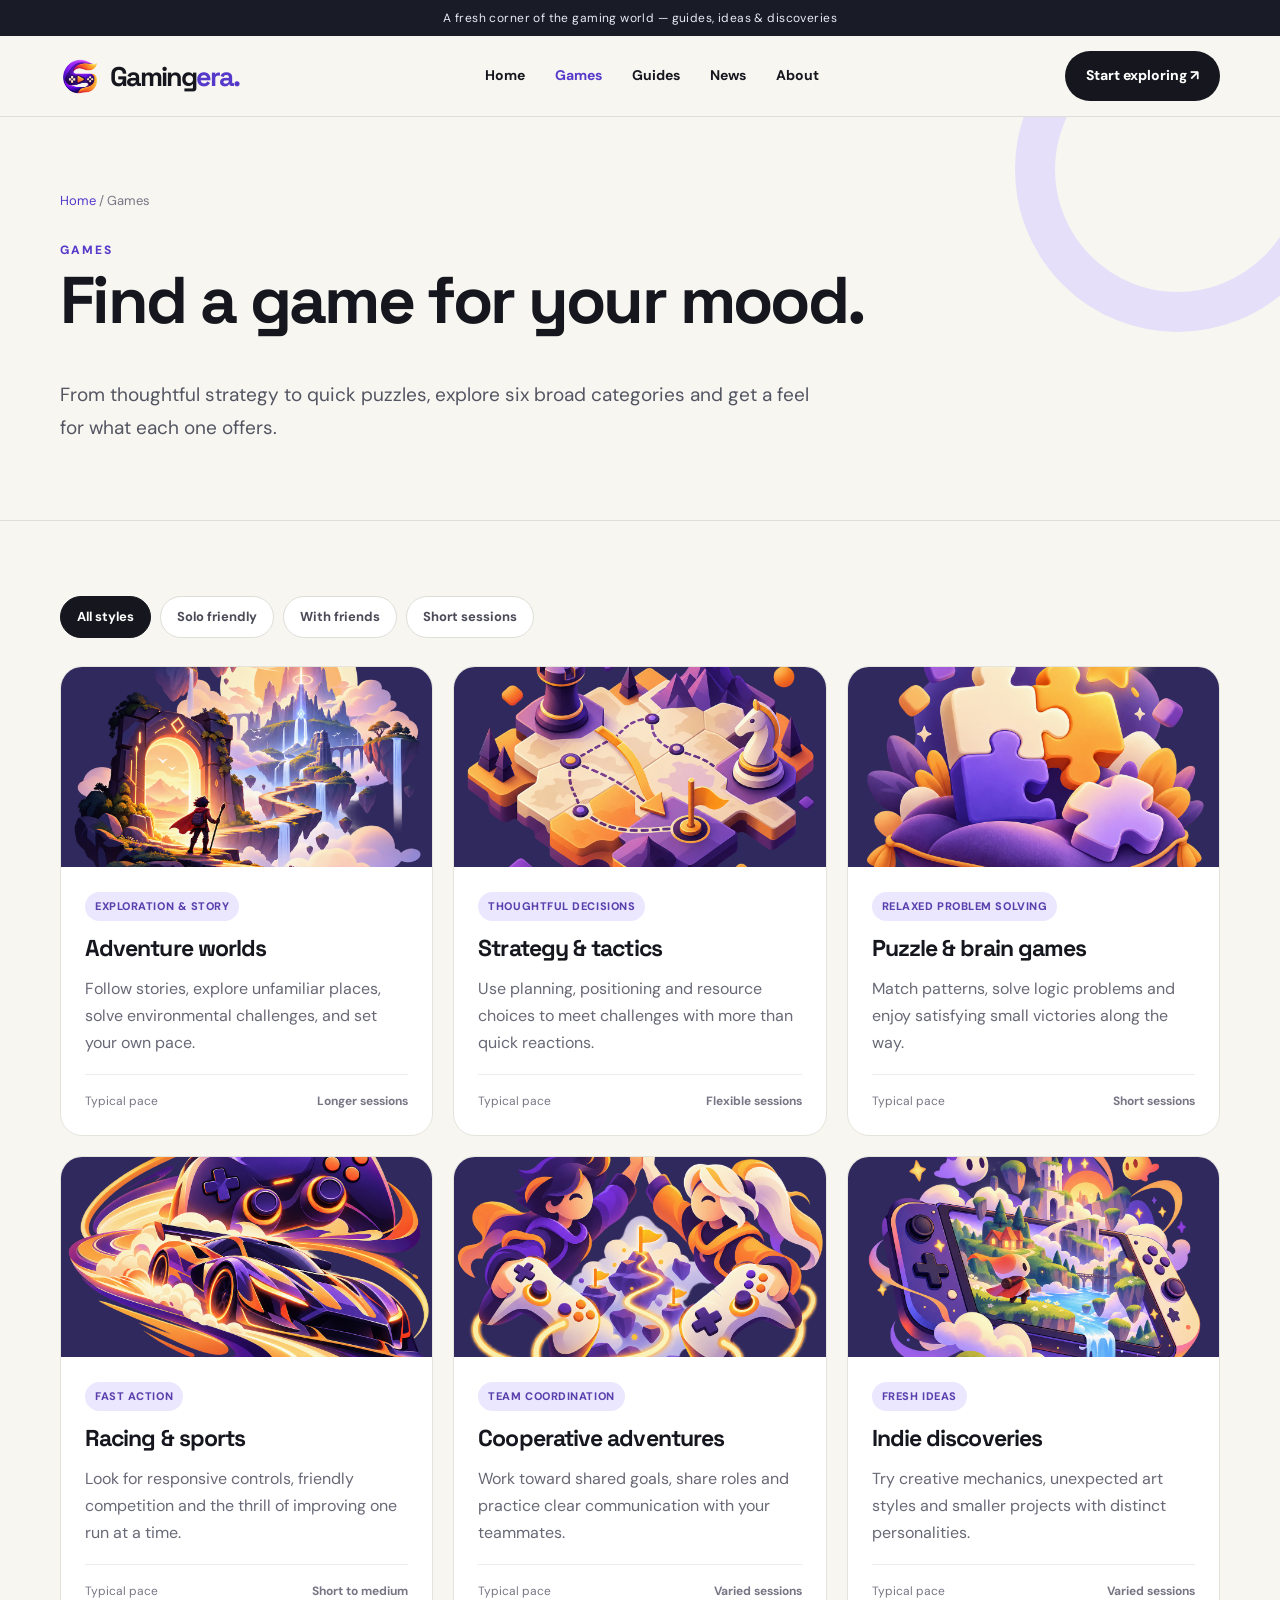
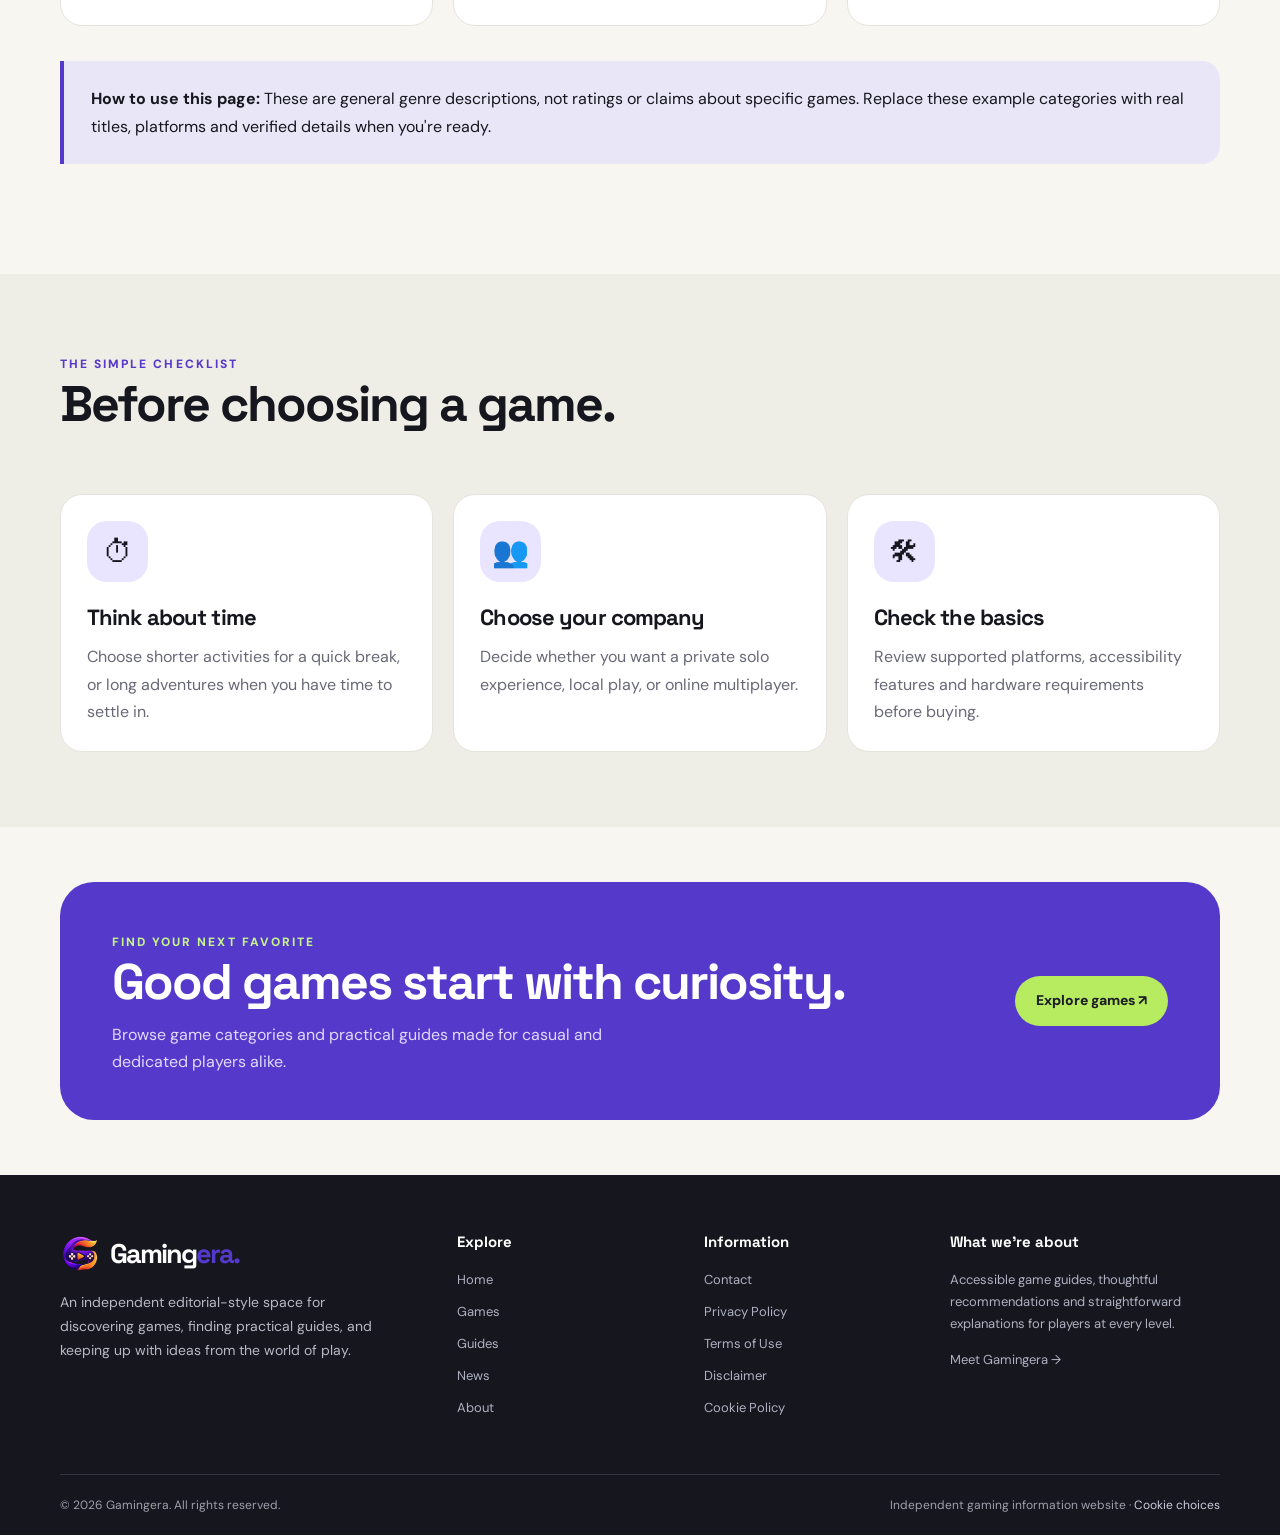
<file: games.html>
<!doctype html>
<html lang="en">

<head>
    <meta charset="utf-8">
    <meta name="viewport" content="width=device-width,initial-scale=1">
    <meta name="theme-color" content="#f7f6f1">
    <meta name="description"
        content="Discover six accessible gaming genres: adventure, strategy, puzzle, racing, co-op and indie.">
    <title>Games | Gamingera</title>
    <link rel="icon" href="assets/images/logo.png" type="image/svg+xml">
    <link rel="stylesheet" href="assets/css/style.css">
</head>

<body>
    <div class="topline">A fresh corner of the gaming world — guides, ideas & discoveries</div>
    <header class="site-header">
        <div class="container head-inner"><a class="brand" href="index.html" aria-label="Gamingera home"><img
                    src="assets/images/logo.png" alt="" width="40" height="40"><span>Gaming<span>era.</span></span></a>
            <nav id="site-nav" class="main-nav" aria-label="Main navigation"><a href="index.html">Home</a><a
                    href="games.html" aria-current="page">Games</a><a href="guides.html">Guides</a><a
                    href="news.html">News</a><a href="about.html">About</a></nav><a class="nav-cta"
                href="guides.html">Start exploring ↗</a><button class="menu-toggle" type="button"
                aria-controls="site-nav" aria-expanded="false" aria-label="Toggle navigation">☰</button>
        </div>
    </header>
    <main id="main">
        <section class="page-hero">
            <div class="container">
                <div class="breadcrumbs"><a href="index.html">Home</a> / Games</div><span class="eyebrow">Games</span>
                <h1>Find a game for your mood.</h1>
                <p class="lead">From thoughtful strategy to quick puzzles, explore six broad categories and get a feel
                    for what each one offers.</p>
            </div>
        </section>
        <section class="section">
            <div class="container">
                <div class="filter-row" role="group" aria-label="Filter game categories"><button
                        class="filter-btn active" data-filter="all">All styles</button><button class="filter-btn"
                        data-filter="solo">Solo friendly</button><button class="filter-btn" data-filter="group">With
                        friends</button><button class="filter-btn" data-filter="casual">Short sessions</button></div>
                <div class="grid3">
                    <article class="game-card" data-category="solo">
                        <div class="card-art"><img src="assets/images/adventure.png"
                                alt="Abstract artwork for Adventure worlds" loading="lazy"></div>
                        <div class="game-body"><span class="tag">Exploration & story</span>
                            <h3>Adventure worlds</h3>
                            <p>Follow stories, explore unfamiliar places, solve environmental challenges, and set your
                                own pace.</p>
                            <div class="details"><span>Typical pace</span><strong>Longer sessions</strong></div>
                        </div>
                    </article>
                    <article class="game-card" data-category="solo group">
                        <div class="card-art"><img src="assets/images/strategy.png"
                                alt="Abstract artwork for Strategy & tactics" loading="lazy"></div>
                        <div class="game-body"><span class="tag">Thoughtful decisions</span>
                            <h3>Strategy & tactics</h3>
                            <p>Use planning, positioning and resource choices to meet challenges with more than quick
                                reactions.</p>
                            <div class="details"><span>Typical pace</span><strong>Flexible sessions</strong></div>
                        </div>
                    </article>
                    <article class="game-card" data-category="solo casual">
                        <div class="card-art"><img src="assets/images/puzzle.png"
                                alt="Abstract artwork for Puzzle & brain games" loading="lazy"></div>
                        <div class="game-body"><span class="tag">Relaxed problem solving</span>
                            <h3>Puzzle & brain games</h3>
                            <p>Match patterns, solve logic problems and enjoy satisfying small victories along the way.
                            </p>
                            <div class="details"><span>Typical pace</span><strong>Short sessions</strong></div>
                        </div>
                    </article>
                    <article class="game-card" data-category="group casual">
                        <div class="card-art"><img src="assets/images/racing.png"
                                alt="Abstract artwork for Racing & sports" loading="lazy"></div>
                        <div class="game-body"><span class="tag">Fast action</span>
                            <h3>Racing & sports</h3>
                            <p>Look for responsive controls, friendly competition and the thrill of improving one run at
                                a time.</p>
                            <div class="details"><span>Typical pace</span><strong>Short to medium</strong></div>
                        </div>
                    </article>
                    <article class="game-card" data-category="group">
                        <div class="card-art"><img src="assets/images/coop.png"
                                alt="Abstract artwork for Cooperative adventures" loading="lazy"></div>
                        <div class="game-body"><span class="tag">Team coordination</span>
                            <h3>Cooperative adventures</h3>
                            <p>Work toward shared goals, share roles and practice clear communication with your
                                teammates.</p>
                            <div class="details"><span>Typical pace</span><strong>Varied sessions</strong></div>
                        </div>
                    </article>
                    <article class="game-card" data-category="solo casual">
                        <div class="card-art"><img src="assets/images/indie.png"
                                alt="Abstract artwork for Indie discoveries" loading="lazy"></div>
                        <div class="game-body"><span class="tag">Fresh ideas</span>
                            <h3>Indie discoveries</h3>
                            <p>Try creative mechanics, unexpected art styles and smaller projects with distinct
                                personalities.</p>
                            <div class="details"><span>Typical pace</span><strong>Varied sessions</strong></div>
                        </div>
                    </article>
                </div>
                <div class="note-box"><strong>How to use this page:</strong> These are general genre descriptions, not
                    ratings or claims about specific games. Replace these example categories with real titles, platforms
                    and verified details when you're ready.</div>
            </div>
        </section>
        <section class="section section-soft">
            <div class="container">
                <div class="section-title">
                    <div><span class="eyebrow">The simple checklist</span>
                        <h2>Before choosing a game.</h2>
                    </div>
                </div>
                <div class="grid3">
                    <div class="feature-card">
                        <div class="feature-icon" aria-hidden="true">⏱</div>
                        <h3>Think about time</h3>
                        <p>Choose shorter activities for a quick break, or long adventures when you have time to settle
                            in.</p>
                    </div>
                    <div class="feature-card">
                        <div class="feature-icon" aria-hidden="true">👥</div>
                        <h3>Choose your company</h3>
                        <p>Decide whether you want a private solo experience, local play, or online multiplayer.</p>
                    </div>
                    <div class="feature-card">
                        <div class="feature-icon" aria-hidden="true">🛠</div>
                        <h3>Check the basics</h3>
                        <p>Review supported platforms, accessibility features and hardware requirements before buying.
                        </p>
                    </div>
                </div>
            </div>
        </section>
        <section class="newsletter">
            <div class="container">
                <div class="newsletter-panel">
                    <div><span class="eyebrow" style="color:#c5f58b">Find your next favorite</span>
                        <h2>Good games start with curiosity.</h2>
                        <p>Browse game categories and practical guides made for casual and dedicated players alike.</p>
                    </div><a class="btn" href="games.html">Explore games ↗</a>
                </div>
            </div>
        </section>
    </main>
    <footer>
        <div class="container">
            <div class="footer-grid">
                <div class="footer-brand"><a class="brand" href="index.html" aria-label="Gamingera home"><img
                            src="assets/images/logo.png" alt="" width="40"
                            height="40"><span>Gaming<span>era.</span></span></a>
                    <p>An independent editorial-style space for discovering games, finding practical guides, and keeping
                        up with ideas from the world of play.</p>
                  
                </div>
                <div class="footer-col">
                    <h4>Explore</h4><a href="index.html">Home</a><a href="games.html">Games</a><a
                        href="guides.html">Guides</a><a href="news.html">News</a><a href="about.html">About</a>
                </div>
                <div class="footer-col">
                    <h4>Information</h4><a href="contact.html">Contact</a><a href="privacy.html">Privacy Policy</a><a
                        href="terms.html">Terms of Use</a><a href="disclaimer.html">Disclaimer</a><a
                        href="cookies.html">Cookie Policy</a>
                </div>
                <div class="footer-col">
                    <h4>What we're about</h4>
                    <p class="small" style="color:#adb0c0">Accessible game guides, thoughtful recommendations and
                        straightforward explanations for players at every level.</p><a href="about.html">Meet Gamingera
                        →</a>
                </div>
            </div>
            <div class="footer-bottom"><span>© 2026 Gamingera. All rights reserved.</span><span>Independent gaming
                    information website · <a href="cookies.html">Cookie choices</a></span></div>
        </div>
    </footer>
    <script src="assets/js/main.js" defer></script>
</body>

</html>
</file>
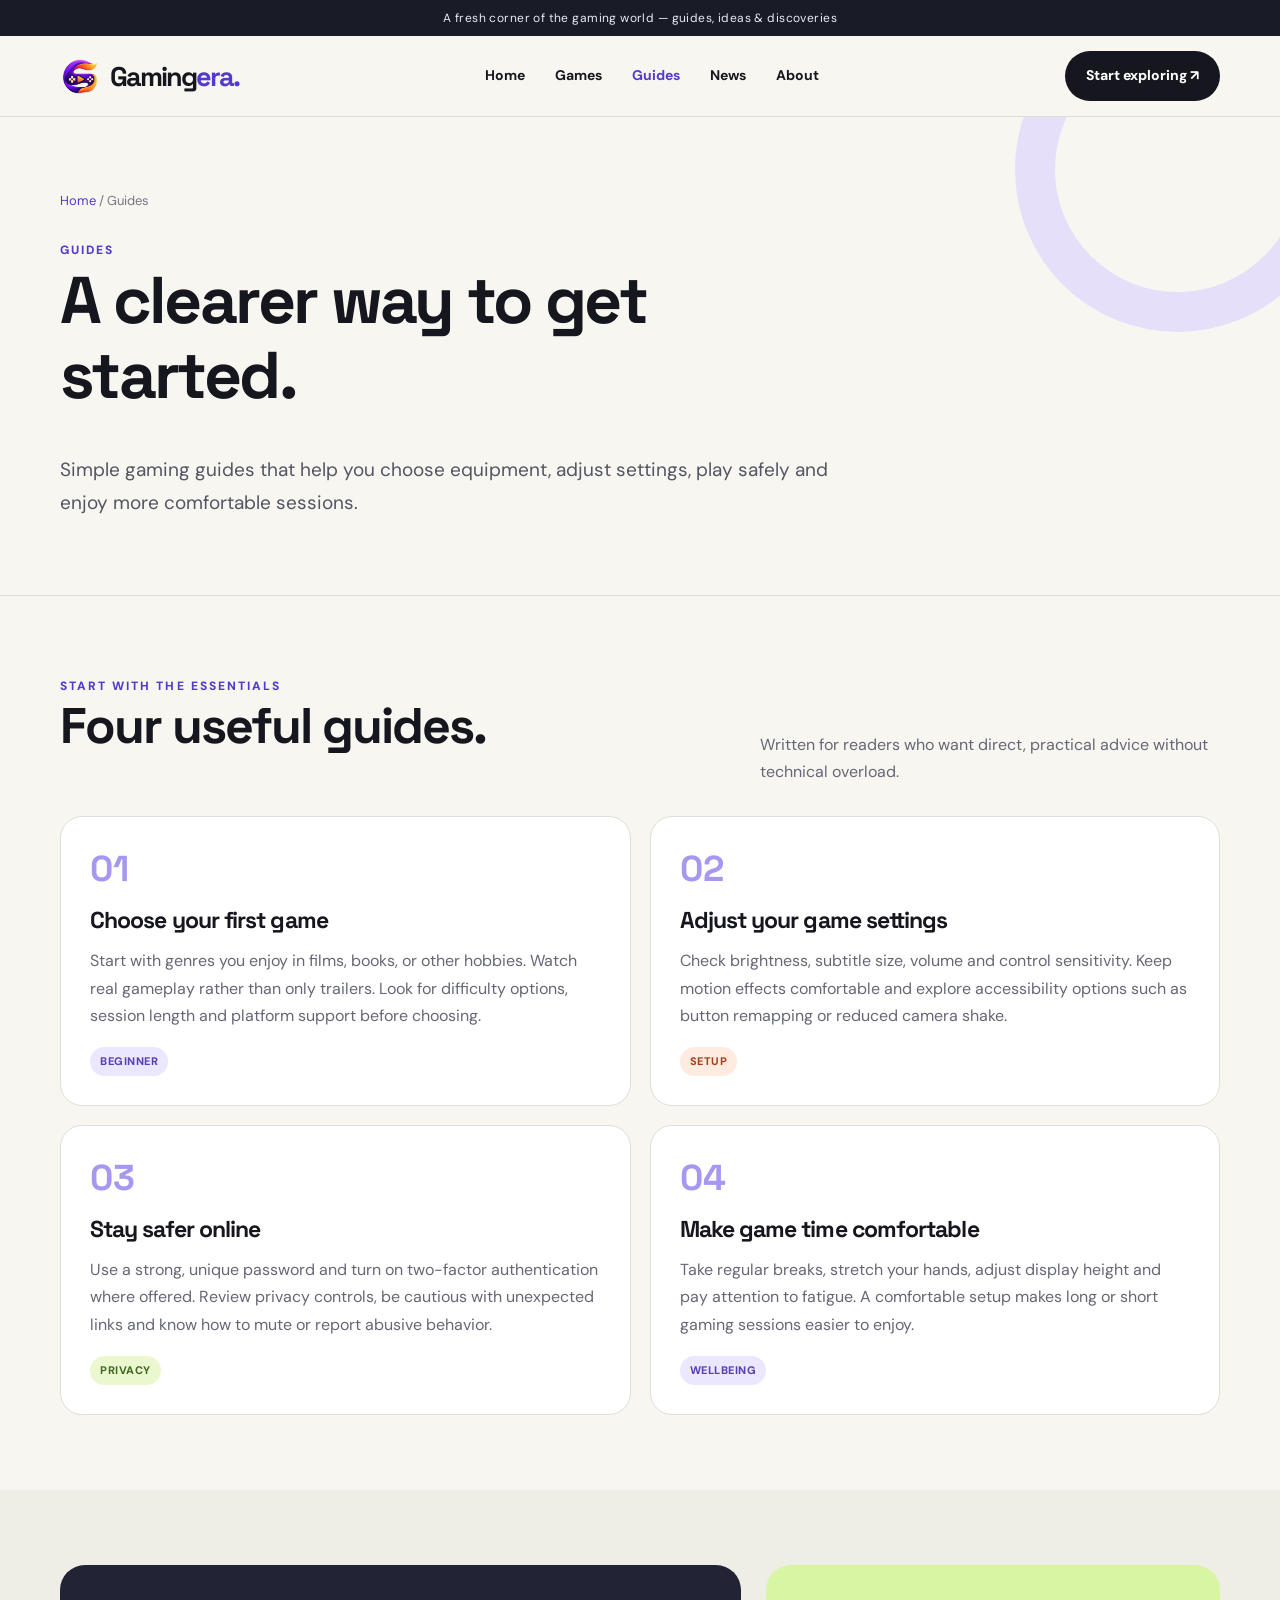
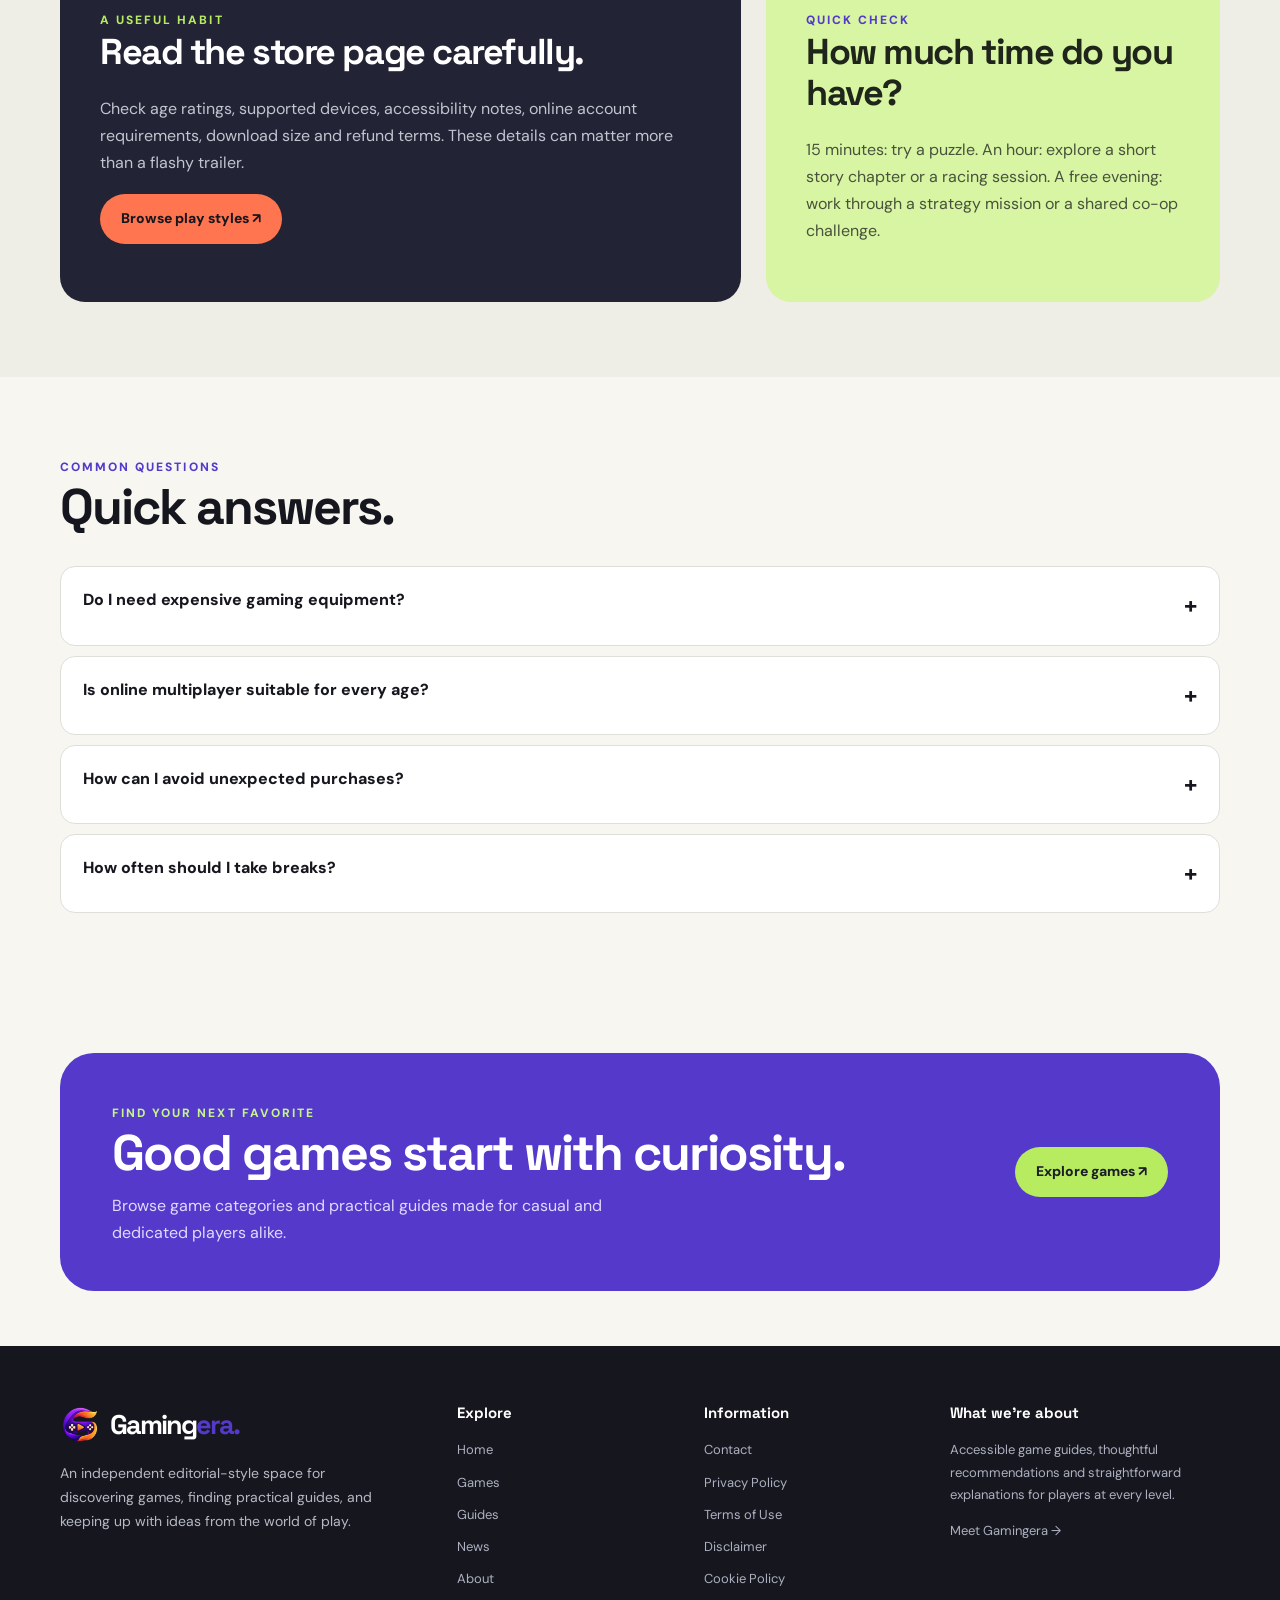
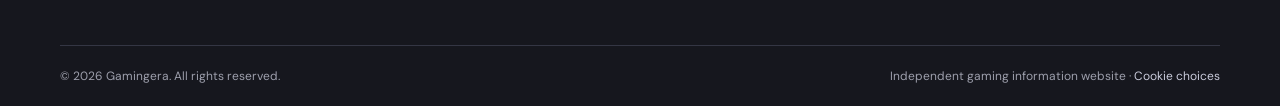
<file: guides.html>
<!doctype html>
<html lang="en">

<head>
    <meta charset="utf-8">
    <meta name="viewport" content="width=device-width,initial-scale=1">
    <meta name="theme-color" content="#f7f6f1">
    <meta name="description"
        content="Practical beginner gaming guides covering setup, safety, first games and healthy play habits.">
    <title>Guides | Gamingera</title>
    <link rel="icon" href="assets/images/logo.png" type="image/svg+xml">
    <link rel="stylesheet" href="assets/css/style.css">
</head>

<body>
    <div class="topline">A fresh corner of the gaming world — guides, ideas & discoveries</div>
    <header class="site-header">
        <div class="container head-inner"><a class="brand" href="index.html" aria-label="Gamingera home"><img
                    src="assets/images/logo.png" alt="" width="40" height="40"><span>Gaming<span>era.</span></span></a>
            <nav id="site-nav" class="main-nav" aria-label="Main navigation"><a href="index.html">Home</a><a
                    href="games.html">Games</a><a href="guides.html" aria-current="page">Guides</a><a
                    href="news.html">News</a><a href="about.html">About</a></nav><a class="nav-cta"
                href="guides.html">Start exploring ↗</a><button class="menu-toggle" type="button"
                aria-controls="site-nav" aria-expanded="false" aria-label="Toggle navigation">☰</button>
        </div>
    </header>
    <main id="main">
        <section class="page-hero">
            <div class="container">
                <div class="breadcrumbs"><a href="index.html">Home</a> / Guides</div><span class="eyebrow">Guides</span>
                <h1>A clearer way to get started.</h1>
                <p class="lead">Simple gaming guides that help you choose equipment, adjust settings, play safely and
                    enjoy more comfortable sessions.</p>
            </div>
        </section>
        <section class="section">
            <div class="container">
                <div class="section-title">
                    <div><span class="eyebrow">Start with the essentials</span>
                        <h2>Four useful guides.</h2>
                    </div>
                    <p>Written for readers who want direct, practical advice without technical overload.</p>
                </div>
                <div class="guide-list">
                    <article class="guide-card">
                        <div class="guide-number">01</div>
                        <h3>Choose your first game</h3>
                        <p>Start with genres you enjoy in films, books, or other hobbies. Watch real gameplay rather
                            than only trailers. Look for difficulty options, session length and platform support before
                            choosing.</p><span class="tag">Beginner</span>
                    </article>
                    <article class="guide-card">
                        <div class="guide-number">02</div>
                        <h3>Adjust your game settings</h3>
                        <p>Check brightness, subtitle size, volume and control sensitivity. Keep motion effects
                            comfortable and explore accessibility options such as button remapping or reduced camera
                            shake.</p><span class="tag orange">Setup</span>
                    </article>
                    <article class="guide-card">
                        <div class="guide-number">03</div>
                        <h3>Stay safer online</h3>
                        <p>Use a strong, unique password and turn on two-factor authentication where offered. Review
                            privacy controls, be cautious with unexpected links and know how to mute or report abusive
                            behavior.</p><span class="tag green">Privacy</span>
                    </article>
                    <article class="guide-card">
                        <div class="guide-number">04</div>
                        <h3>Make game time comfortable</h3>
                        <p>Take regular breaks, stretch your hands, adjust display height and pay attention to fatigue.
                            A comfortable setup makes long or short gaming sessions easier to enjoy.</p><span
                            class="tag">Wellbeing</span>
                    </article>
                </div>
            </div>
        </section>
        <section class="section section-soft">
            <div class="container split-feature">
                <div class="highlight-box"><span class="eyebrow" style="color:#b7eb60">A useful habit</span>
                    <h2>Read the store page carefully.</h2>
                    <p>Check age ratings, supported devices, accessibility notes, online account requirements, download
                        size and refund terms. These details can matter more than a flashy trailer.</p><a
                        class="btn btn-orange" href="games.html">Browse play styles ↗</a>
                </div>
                <div class="highlight-box lime"><span class="eyebrow">Quick check</span>
                    <h2>How much time do you have?</h2>
                    <p>15 minutes: try a puzzle. An hour: explore a short story chapter or a racing session. A free
                        evening: work through a strategy mission or a shared co-op challenge.</p>
                </div>
            </div>
        </section>
        <section class="section">
            <div class="container"><span class="eyebrow">Common questions</span>
                <h2>Quick answers.</h2>
                <details class="faq-item">
                    <summary>Do I need expensive gaming equipment?</summary>
                    <p>No. Many games run on ordinary computers, consoles and phones. Always check the specific game's
                        requirements before buying equipment.</p>
                </details>
                <details class="faq-item">
                    <summary>Is online multiplayer suitable for every age?</summary>
                    <p>Suitability varies by game and community. Check age ratings, communication settings, parental
                        controls and platform safety tools.</p>
                </details>
                <details class="faq-item">
                    <summary>How can I avoid unexpected purchases?</summary>
                    <p>Review in-game purchase options, turn on purchase confirmation and use spending controls where
                        the platform offers them.</p>
                </details>
                <details class="faq-item">
                    <summary>How often should I take breaks?</summary>
                    <p>It depends on comfort and the activity. Regular short breaks, hydration and stopping when
                        fatigued are sensible habits.</p>
                </details>
            </div>
        </section>
        <section class="newsletter">
            <div class="container">
                <div class="newsletter-panel">
                    <div><span class="eyebrow" style="color:#c5f58b">Find your next favorite</span>
                        <h2>Good games start with curiosity.</h2>
                        <p>Browse game categories and practical guides made for casual and dedicated players alike.</p>
                    </div><a class="btn" href="games.html">Explore games ↗</a>
                </div>
            </div>
        </section>
    </main>
    <footer>
        <div class="container">
            <div class="footer-grid">
                <div class="footer-brand"><a class="brand" href="index.html" aria-label="Gamingera home"><img
                            src="assets/images/logo.png" alt="" width="40"
                            height="40"><span>Gaming<span>era.</span></span></a>
                    <p>An independent editorial-style space for discovering games, finding practical guides, and keeping
                        up with ideas from the world of play.</p>
                   
                </div>
                <div class="footer-col">
                    <h4>Explore</h4><a href="index.html">Home</a><a href="games.html">Games</a><a
                        href="guides.html">Guides</a><a href="news.html">News</a><a href="about.html">About</a>
                </div>
                <div class="footer-col">
                    <h4>Information</h4><a href="contact.html">Contact</a><a href="privacy.html">Privacy Policy</a><a
                        href="terms.html">Terms of Use</a><a href="disclaimer.html">Disclaimer</a><a
                        href="cookies.html">Cookie Policy</a>
                </div>
                <div class="footer-col">
                    <h4>What we're about</h4>
                    <p class="small" style="color:#adb0c0">Accessible game guides, thoughtful recommendations and
                        straightforward explanations for players at every level.</p><a href="about.html">Meet Gamingera
                        →</a>
                </div>
            </div>
            <div class="footer-bottom"><span>© 2026 Gamingera. All rights reserved.</span><span>Independent gaming
                    information website · <a href="cookies.html">Cookie choices</a></span></div>
        </div>
    </footer>
    <script src="assets/js/main.js" defer></script>
</body>

</html>
</file>
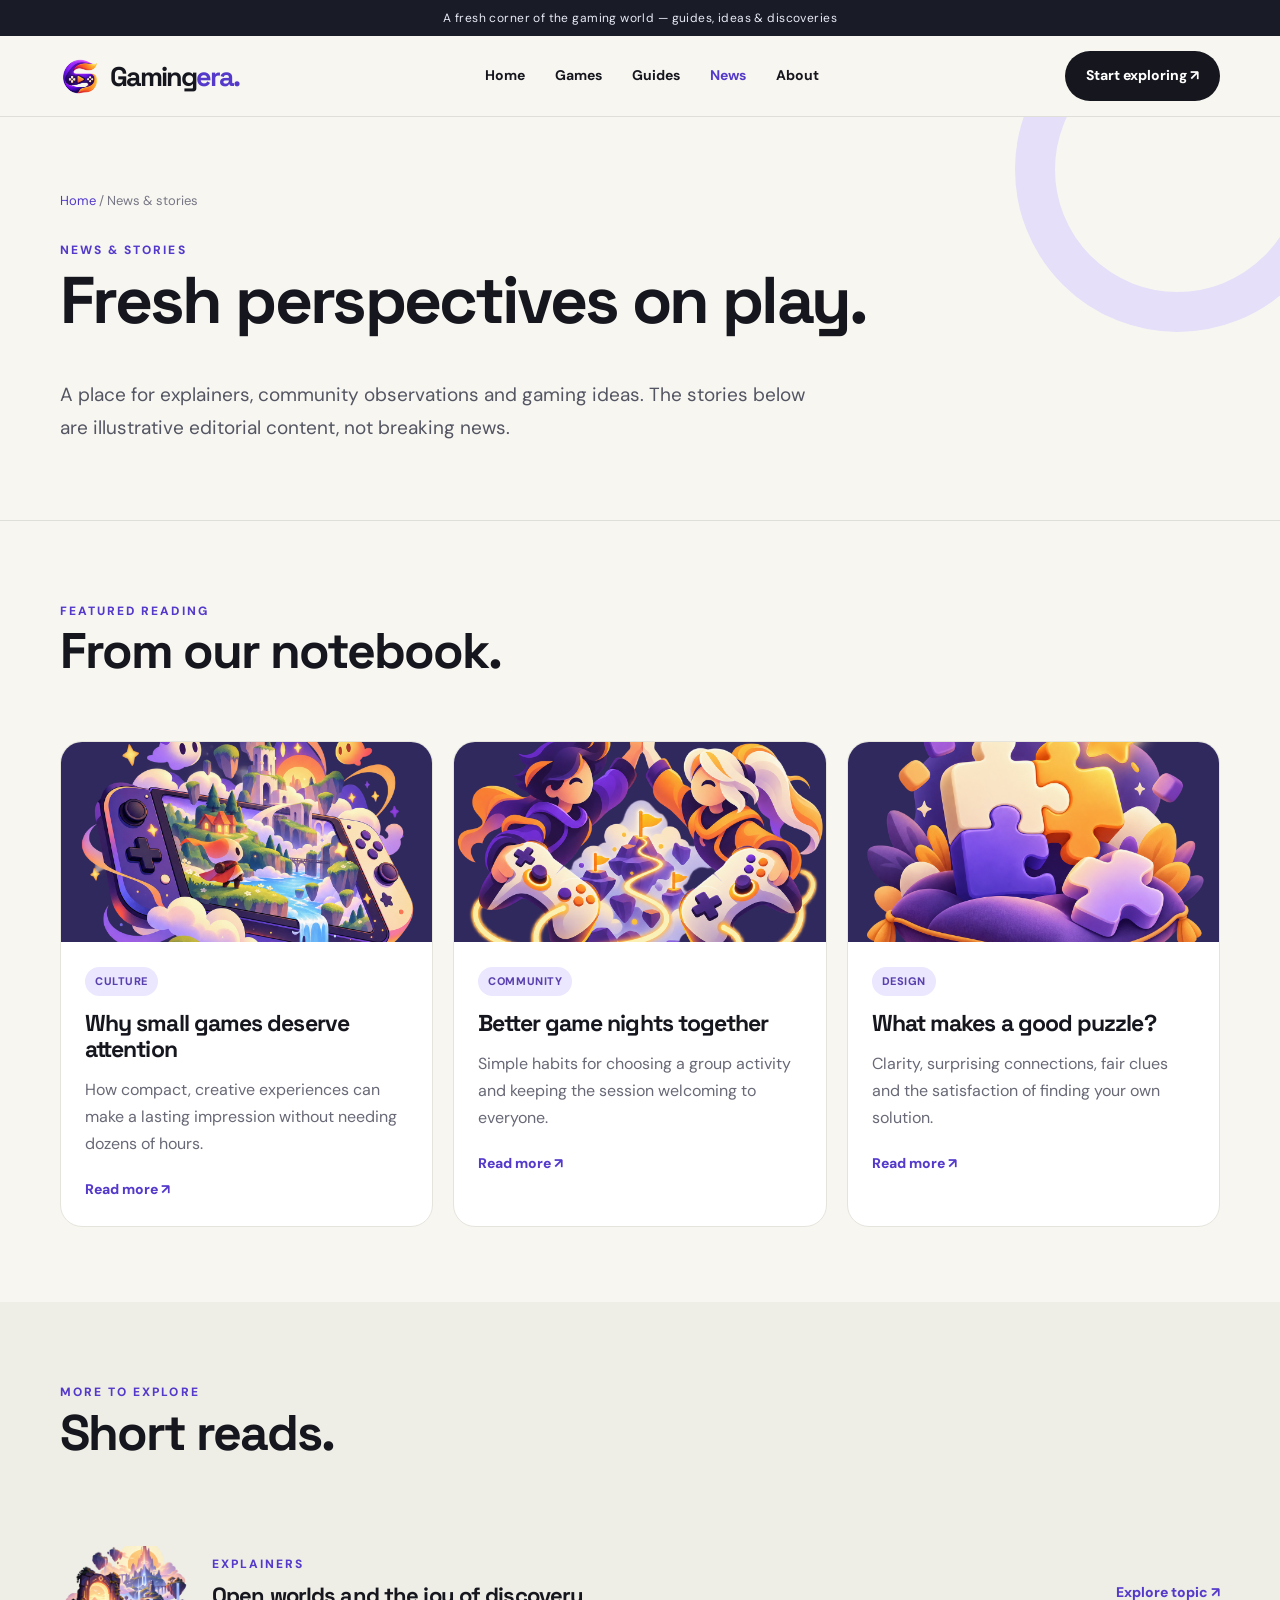
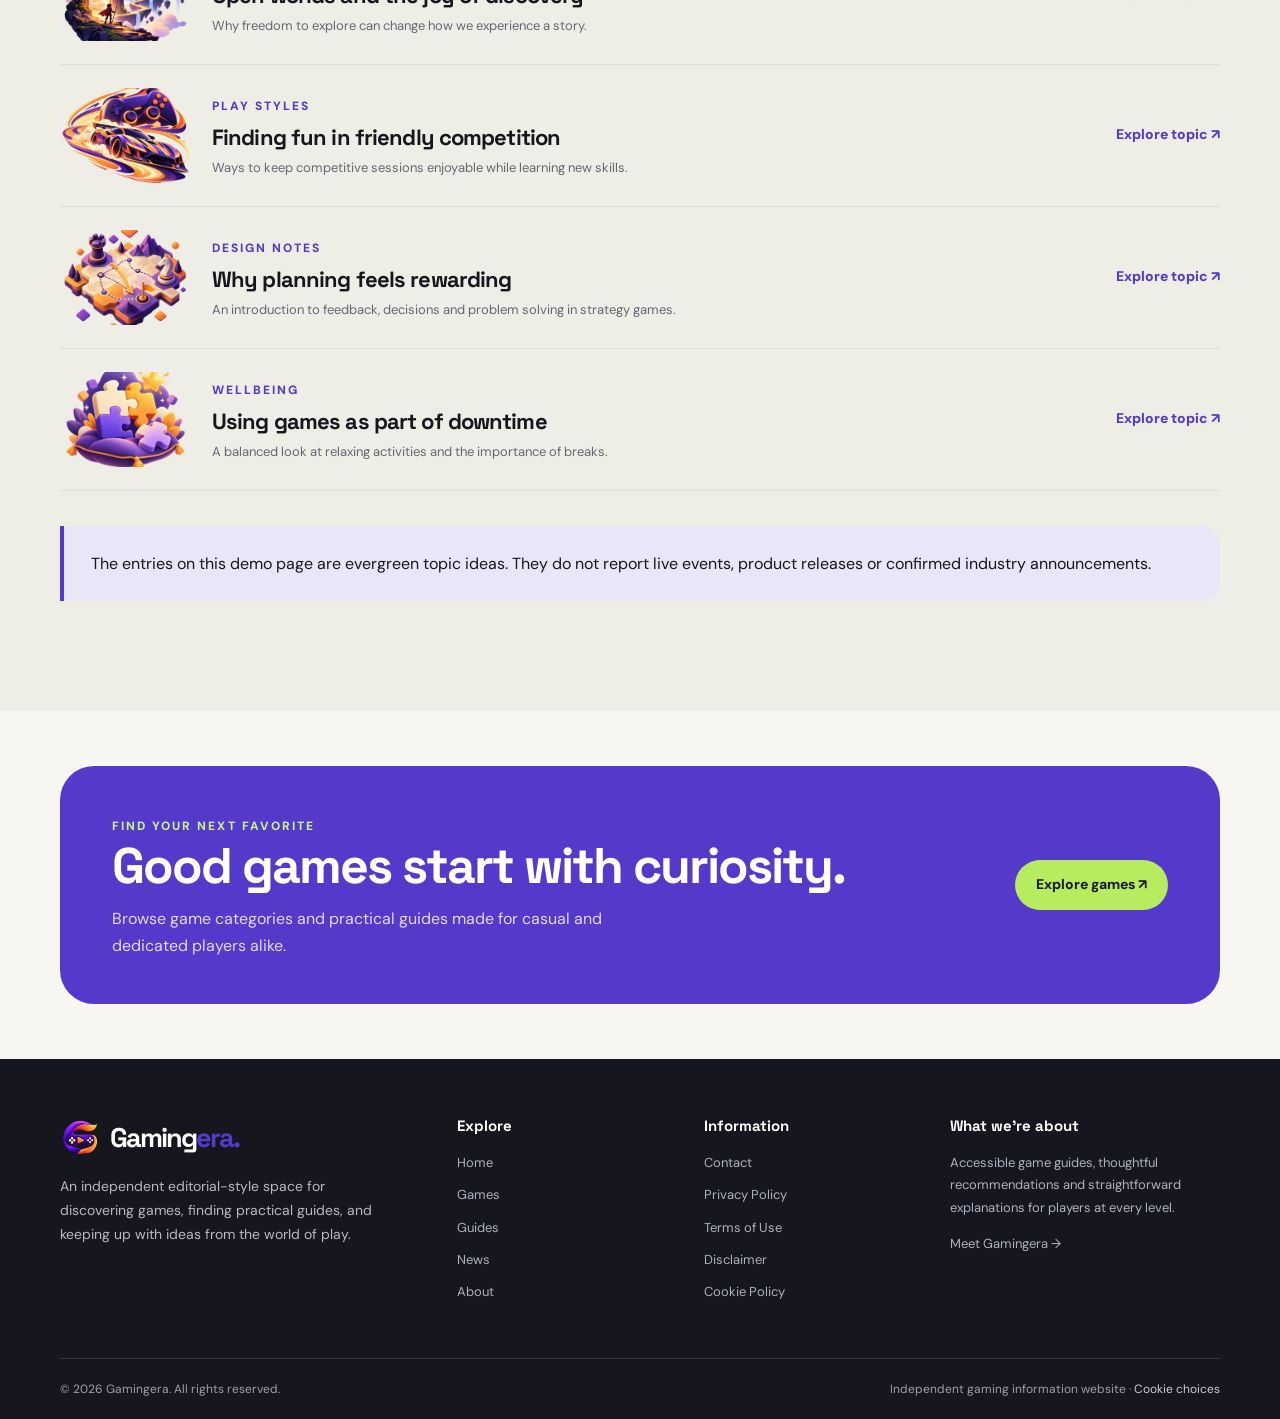
<file: news.html>
<!doctype html>
<html lang="en">

<head>
    <meta charset="utf-8">
    <meta name="viewport" content="width=device-width,initial-scale=1">
    <meta name="theme-color" content="#f7f6f1">
    <meta name="description"
        content="Gamingera editorial notes, gaming culture articles and beginner-friendly stories.">
    <title>News | Gamingera</title>
    <link rel="icon" href="assets/images/logo.png" type="image/svg+xml">
    <link rel="stylesheet" href="assets/css/style.css">
</head>

<body>
    <div class="topline">A fresh corner of the gaming world — guides, ideas & discoveries</div>
    <header class="site-header">
        <div class="container head-inner"><a class="brand" href="index.html" aria-label="Gamingera home"><img
                    src="assets/images/logo.png" alt="" width="40" height="40"><span>Gaming<span>era.</span></span></a>
            <nav id="site-nav" class="main-nav" aria-label="Main navigation"><a href="index.html">Home</a><a
                    href="games.html">Games</a><a href="guides.html">Guides</a><a href="news.html"
                    aria-current="page">News</a><a href="about.html">About</a></nav><a class="nav-cta"
                href="guides.html">Start exploring ↗</a><button class="menu-toggle" type="button"
                aria-controls="site-nav" aria-expanded="false" aria-label="Toggle navigation">☰</button>
        </div>
    </header>
    <main id="main">
        <section class="page-hero">
            <div class="container">
                <div class="breadcrumbs"><a href="index.html">Home</a> / News & stories</div><span class="eyebrow">News
                    & stories</span>
                <h1>Fresh perspectives on play.</h1>
                <p class="lead">A place for explainers, community observations and gaming ideas. The stories below are
                    illustrative editorial content, not breaking news.</p>
            </div>
        </section>
        <section class="section">
            <div class="container">
                <div class="section-title">
                    <div><span class="eyebrow">Featured reading</span>
                        <h2>From our notebook.</h2>
                    </div>
                </div>
                <div class="grid3">
                    <article class="article-card"><a href="guides.html"
                            aria-label="Explore Why small games deserve attention">
                            <div class="card-art"><img src="assets/images/indie.png" alt="Abstract gaming artwork"
                                    loading="lazy"></div>
                        </a>
                        <div class="article-body"><span class="tag">Culture</span>
                            <h3>Why small games deserve attention</h3>
                            <p>How compact, creative experiences can make a lasting impression without needing dozens of
                                hours.</p><a class="text-link" href="guides.html">Read more ↗</a>
                        </div>
                    </article>
                    <article class="article-card"><a href="guides.html"
                            aria-label="Explore Better game nights together">
                            <div class="card-art"><img src="assets/images/coop.png" alt="Abstract gaming artwork"
                                    loading="lazy"></div>
                        </a>
                        <div class="article-body"><span class="tag">Community</span>
                            <h3>Better game nights together</h3>
                            <p>Simple habits for choosing a group activity and keeping the session welcoming to
                                everyone.</p><a class="text-link" href="guides.html">Read more ↗</a>
                        </div>
                    </article>
                    <article class="article-card"><a href="guides.html" aria-label="Explore What makes a good puzzle?">
                            <div class="card-art"><img src="assets/images/puzzle.png" alt="Abstract gaming artwork"
                                    loading="lazy"></div>
                        </a>
                        <div class="article-body"><span class="tag">Design</span>
                            <h3>What makes a good puzzle?</h3>
                            <p>Clarity, surprising connections, fair clues and the satisfaction of finding your own
                                solution.</p><a class="text-link" href="guides.html">Read more ↗</a>
                        </div>
                    </article>
                </div>
            </div>
        </section>
        <section class="section section-soft">
            <div class="container">
                <div class="section-title">
                    <div><span class="eyebrow">More to explore</span>
                        <h2>Short reads.</h2>
                    </div>
                </div>
                <article class="news-row"><img src="assets/images/adventure.png" alt="Abstract gaming artwork"
                        loading="lazy">
                    <div><span class="eyebrow">Explainers</span>
                        <h3>Open worlds and the joy of discovery</h3>
                        <p>Why freedom to explore can change how we experience a story.</p>
                    </div><a class="text-link" href="guides.html">Explore topic ↗</a>
                </article>
                <article class="news-row"><img src="assets/images/racing.png" alt="Abstract gaming artwork"
                        loading="lazy">
                    <div><span class="eyebrow">Play styles</span>
                        <h3>Finding fun in friendly competition</h3>
                        <p>Ways to keep competitive sessions enjoyable while learning new skills.</p>
                    </div><a class="text-link" href="guides.html">Explore topic ↗</a>
                </article>
                <article class="news-row"><img src="assets/images/strategy.png" alt="Abstract gaming artwork"
                        loading="lazy">
                    <div><span class="eyebrow">Design notes</span>
                        <h3>Why planning feels rewarding</h3>
                        <p>An introduction to feedback, decisions and problem solving in strategy games.</p>
                    </div><a class="text-link" href="guides.html">Explore topic ↗</a>
                </article>
                <article class="news-row"><img src="assets/images/puzzle.png" alt="Abstract gaming artwork"
                        loading="lazy">
                    <div><span class="eyebrow">Wellbeing</span>
                        <h3>Using games as part of downtime</h3>
                        <p>A balanced look at relaxing activities and the importance of breaks.</p>
                    </div><a class="text-link" href="guides.html">Explore topic ↗</a>
                </article>
                <div class="note-box">The entries on this demo page are evergreen topic ideas. They do not report live
                    events, product releases or confirmed industry announcements.</div>
            </div>
        </section>
        <section class="newsletter">
            <div class="container">
                <div class="newsletter-panel">
                    <div><span class="eyebrow" style="color:#c5f58b">Find your next favorite</span>
                        <h2>Good games start with curiosity.</h2>
                        <p>Browse game categories and practical guides made for casual and dedicated players alike.</p>
                    </div><a class="btn" href="games.html">Explore games ↗</a>
                </div>
            </div>
        </section>
    </main>
    <footer>
        <div class="container">
            <div class="footer-grid">
                <div class="footer-brand"><a class="brand" href="index.html" aria-label="Gamingera home"><img
                            src="assets/images/logo.png" alt="" width="40"
                            height="40"><span>Gaming<span>era.</span></span></a>
                    <p>An independent editorial-style space for discovering games, finding practical guides, and keeping
                        up with ideas from the world of play.</p>
                  
                </div>
                <div class="footer-col">
                    <h4>Explore</h4><a href="index.html">Home</a><a href="games.html">Games</a><a
                        href="guides.html">Guides</a><a href="news.html">News</a><a href="about.html">About</a>
                </div>
                <div class="footer-col">
                    <h4>Information</h4><a href="contact.html">Contact</a><a href="privacy.html">Privacy Policy</a><a
                        href="terms.html">Terms of Use</a><a href="disclaimer.html">Disclaimer</a><a
                        href="cookies.html">Cookie Policy</a>
                </div>
                <div class="footer-col">
                    <h4>What we're about</h4>
                    <p class="small" style="color:#adb0c0">Accessible game guides, thoughtful recommendations and
                        straightforward explanations for players at every level.</p><a href="about.html">Meet Gamingera
                        →</a>
                </div>
            </div>
            <div class="footer-bottom"><span>© 2026 Gamingera. All rights reserved.</span><span>Independent gaming
                    information website · <a href="cookies.html">Cookie choices</a></span></div>
        </div>
    </footer>
    <script src="assets/js/main.js" defer></script>
</body>

</html>
</file>
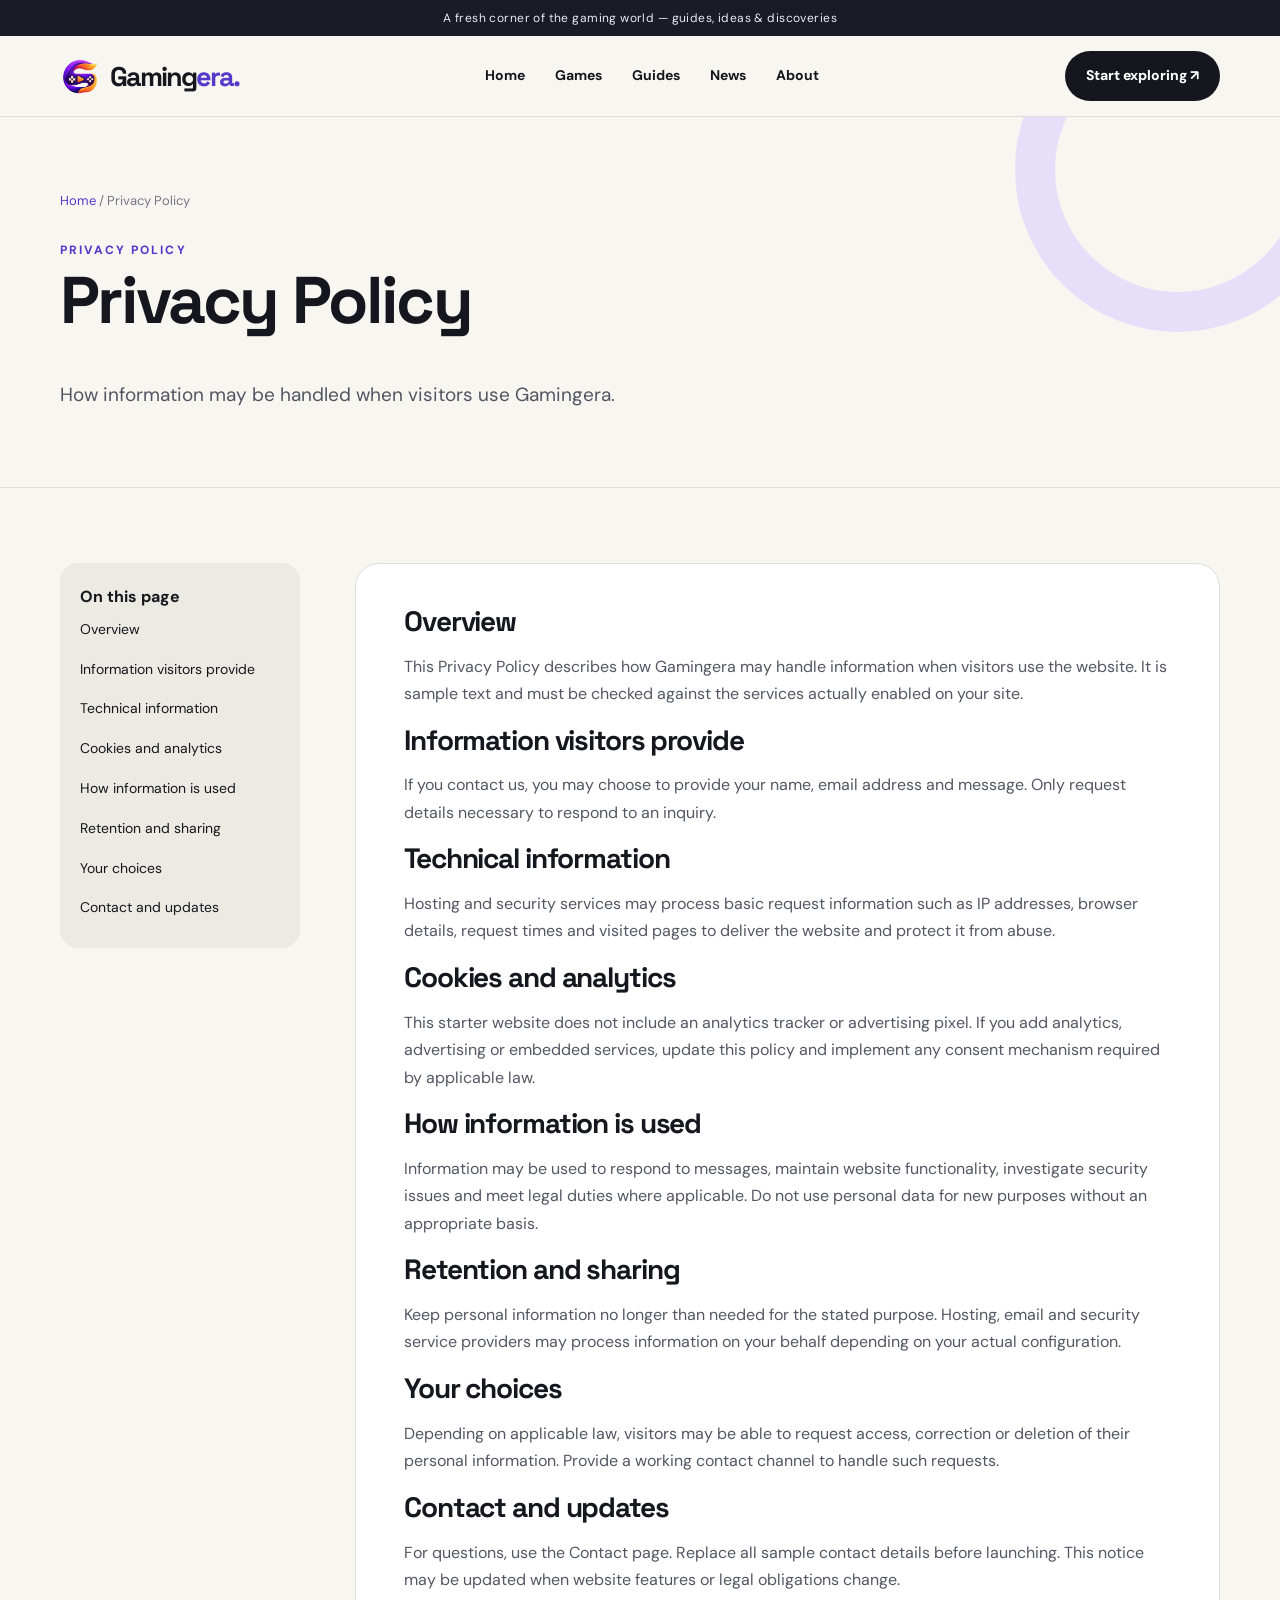
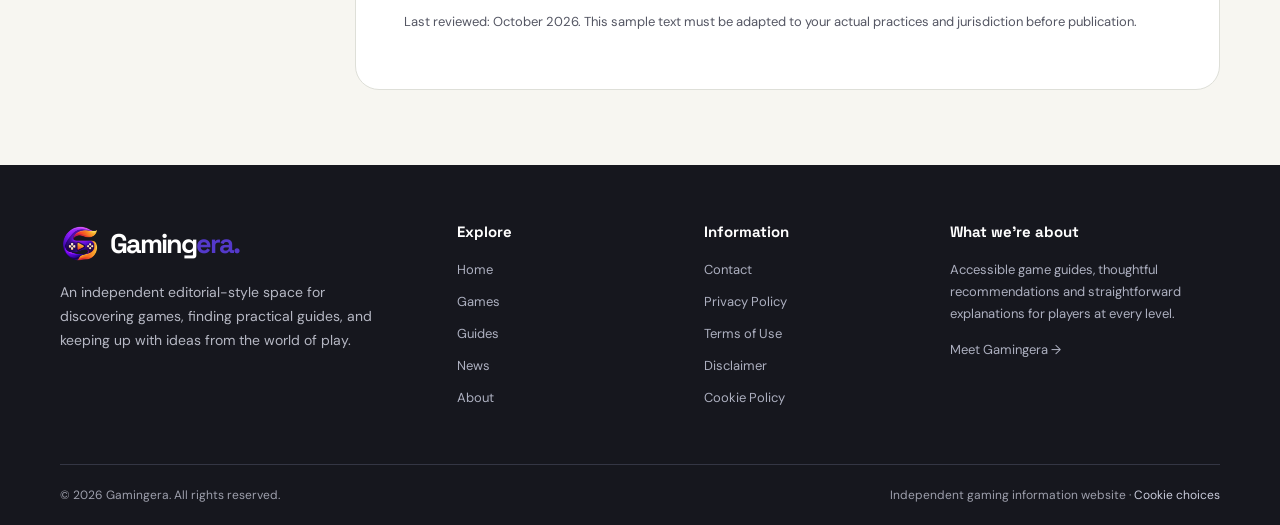
<file: privacy.html>
<!doctype html>
<html lang="en">

<head>
    <meta charset="utf-8">
    <meta name="viewport" content="width=device-width,initial-scale=1">
    <meta name="theme-color" content="#f7f6f1">
    <meta name="description" content="How information may be handled when visitors use Gamingera.">
    <title>Privacy Policy | Gamingera</title>
    <link rel="icon" href="assets/images/logo.png" type="image/svg+xml">
    <link rel="stylesheet" href="assets/css/style.css">
</head>

<body>
    <div class="topline">A fresh corner of the gaming world — guides, ideas & discoveries</div>
    <header class="site-header">
        <div class="container head-inner"><a class="brand" href="index.html" aria-label="Gamingera home"><img
                    src="assets/images/logo.png" alt="" width="40" height="40"><span>Gaming<span>era.</span></span></a>
            <nav id="site-nav" class="main-nav" aria-label="Main navigation"><a href="index.html">Home</a><a
                    href="games.html">Games</a><a href="guides.html">Guides</a><a href="news.html">News</a><a
                    href="about.html">About</a></nav><a class="nav-cta" href="guides.html">Start exploring ↗</a><button
                class="menu-toggle" type="button" aria-controls="site-nav" aria-expanded="false"
                aria-label="Toggle navigation">☰</button>
        </div>
    </header>
    <main id="main">
        <section class="page-hero">
            <div class="container">
                <div class="breadcrumbs"><a href="index.html">Home</a> / Privacy Policy</div><span
                    class="eyebrow">Privacy Policy</span>
                <h1>Privacy Policy</h1>
                <p class="lead">How information may be handled when visitors use Gamingera.</p>
            </div>
        </section>
        <section class="section">
            <div class="container doc-wrap">
                <aside class="doc-nav"><strong>On this page</strong><a href="#section-1">Overview</a><a
                        href="#section-2">Information visitors provide</a><a href="#section-3">Technical
                        information</a><a href="#section-4">Cookies and analytics</a><a href="#section-5">How
                        information is used</a><a href="#section-6">Retention and sharing</a><a href="#section-7">Your
                        choices</a><a href="#section-8">Contact and updates</a></aside>
                <article class="doc-body">
                    <section id="section-1">
                        <h2>Overview</h2>
                        <p>This Privacy Policy describes how Gamingera may handle information when visitors use the
                            website. It is sample text and must be checked against the services actually enabled on your
                            site.</p>
                    </section>
                    <section id="section-2">
                        <h2>Information visitors provide</h2>
                        <p>If you contact us, you may choose to provide your name, email address and message. Only
                            request details necessary to respond to an inquiry.</p>
                    </section>
                    <section id="section-3">
                        <h2>Technical information</h2>
                        <p>Hosting and security services may process basic request information such as IP addresses,
                            browser details, request times and visited pages to deliver the website and protect it from
                            abuse.</p>
                    </section>
                    <section id="section-4">
                        <h2>Cookies and analytics</h2>
                        <p>This starter website does not include an analytics tracker or advertising pixel. If you add
                            analytics, advertising or embedded services, update this policy and implement any consent
                            mechanism required by applicable law.</p>
                    </section>
                    <section id="section-5">
                        <h2>How information is used</h2>
                        <p>Information may be used to respond to messages, maintain website functionality, investigate
                            security issues and meet legal duties where applicable. Do not use personal data for new
                            purposes without an appropriate basis.</p>
                    </section>
                    <section id="section-6">
                        <h2>Retention and sharing</h2>
                        <p>Keep personal information no longer than needed for the stated purpose. Hosting, email and
                            security service providers may process information on your behalf depending on your actual
                            configuration.</p>
                    </section>
                    <section id="section-7">
                        <h2>Your choices</h2>
                        <p>Depending on applicable law, visitors may be able to request access, correction or deletion
                            of their personal information. Provide a working contact channel to handle such requests.
                        </p>
                    </section>
                    <section id="section-8">
                        <h2>Contact and updates</h2>
                        <p>For questions, use the Contact page. Replace all sample contact details before launching.
                            This notice may be updated when website features or legal obligations change.</p>
                    </section>
                    <p class="small muted">Last reviewed: October 2026. This sample text must be adapted to your actual
                        practices and jurisdiction before publication.</p>
                </article>
            </div>
        </section>
    </main>
    <footer>
        <div class="container">
            <div class="footer-grid">
                <div class="footer-brand"><a class="brand" href="index.html" aria-label="Gamingera home"><img
                            src="assets/images/logo.png" alt="" width="40"
                            height="40"><span>Gaming<span>era.</span></span></a>
                    <p>An independent editorial-style space for discovering games, finding practical guides, and keeping
                        up with ideas from the world of play.</p>
                
                </div>
                <div class="footer-col">
                    <h4>Explore</h4><a href="index.html">Home</a><a href="games.html">Games</a><a
                        href="guides.html">Guides</a><a href="news.html">News</a><a href="about.html">About</a>
                </div>
                <div class="footer-col">
                    <h4>Information</h4><a href="contact.html">Contact</a><a href="privacy.html">Privacy Policy</a><a
                        href="terms.html">Terms of Use</a><a href="disclaimer.html">Disclaimer</a><a
                        href="cookies.html">Cookie Policy</a>
                </div>
                <div class="footer-col">
                    <h4>What we're about</h4>
                    <p class="small" style="color:#adb0c0">Accessible game guides, thoughtful recommendations and
                        straightforward explanations for players at every level.</p><a href="about.html">Meet Gamingera
                        →</a>
                </div>
            </div>
            <div class="footer-bottom"><span>© 2026 Gamingera. All rights reserved.</span><span>Independent gaming
                    information website · <a href="cookies.html">Cookie choices</a></span></div>
        </div>
    </footer>
    <script src="assets/js/main.js" defer></script>
</body>

</html>
</file>
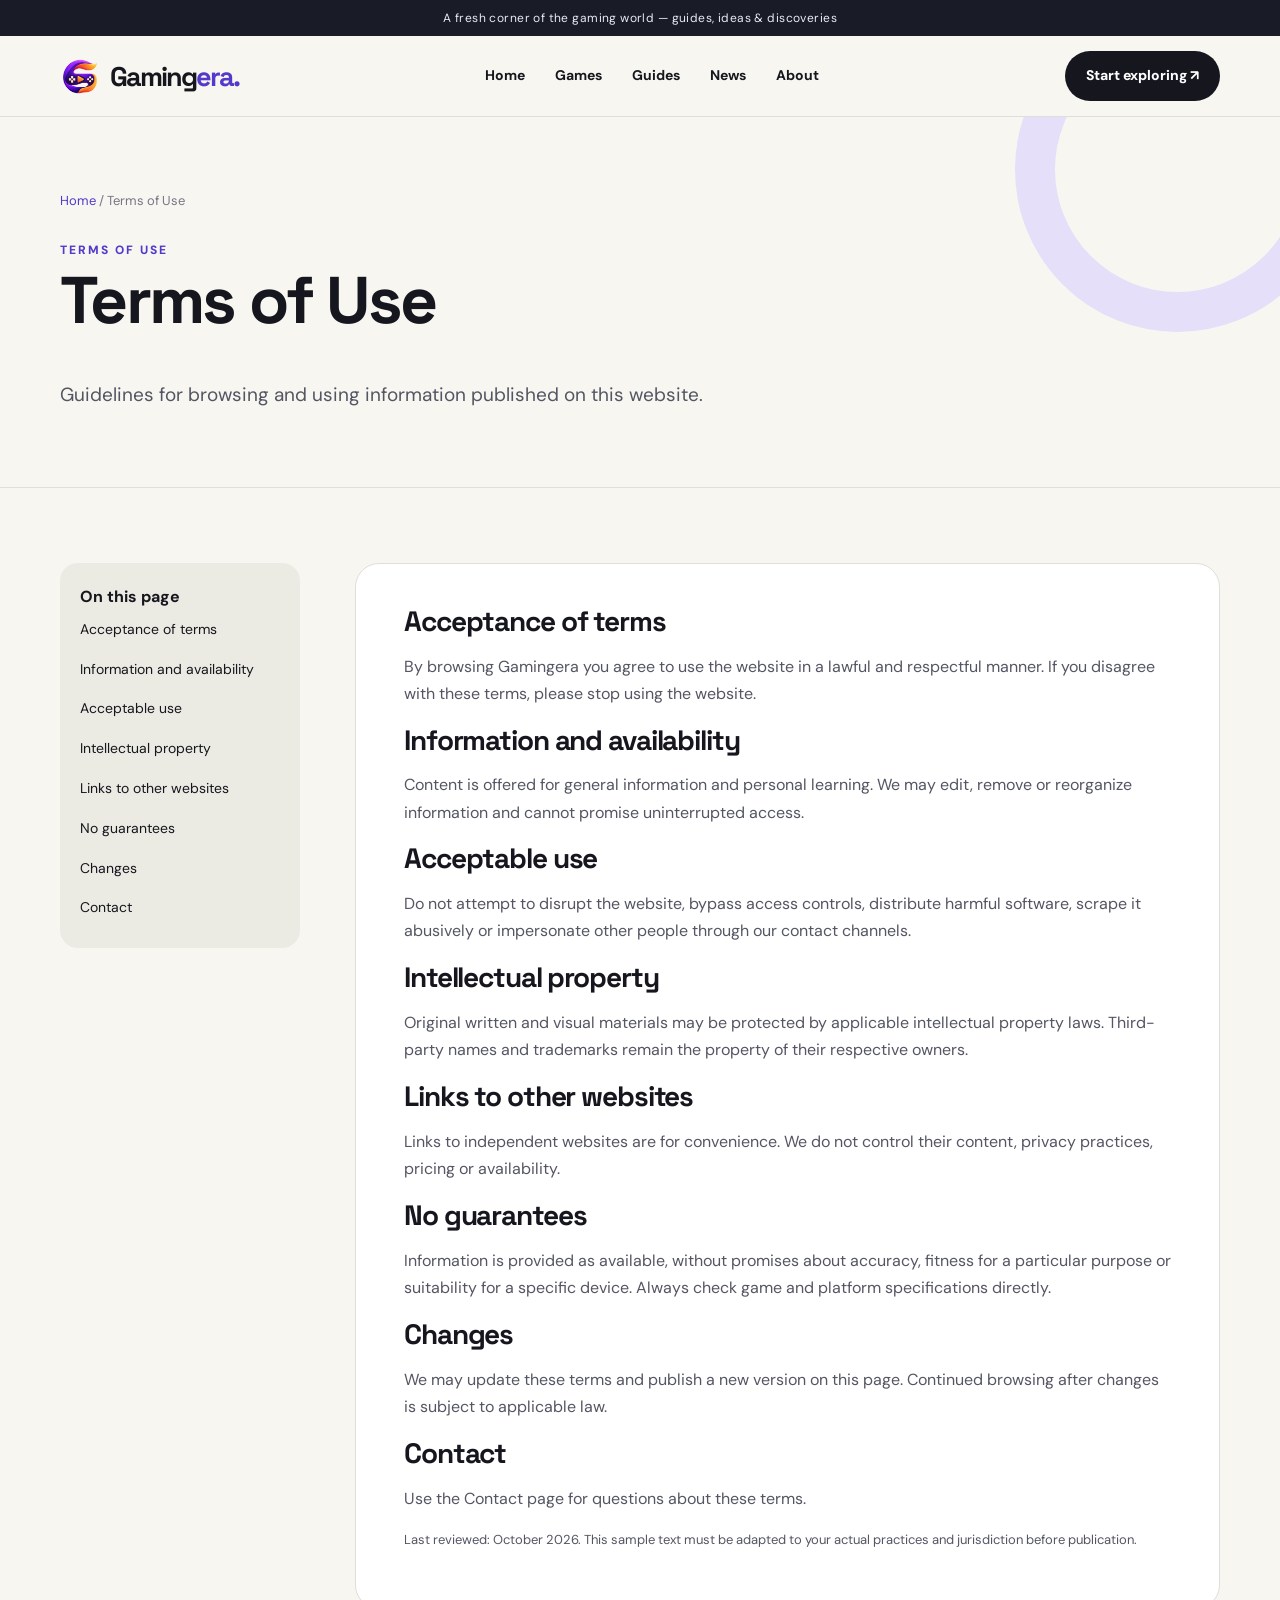
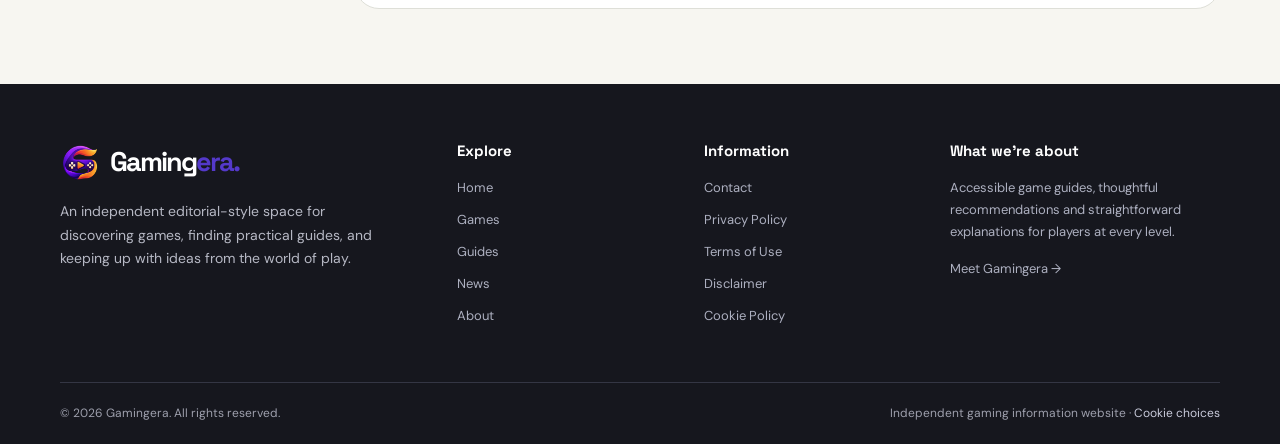
<file: terms.html>
<!doctype html>
<html lang="en">

<head>
    <meta charset="utf-8">
    <meta name="viewport" content="width=device-width,initial-scale=1">
    <meta name="theme-color" content="#f7f6f1">
    <meta name="description" content="Guidelines for browsing and using information published on this website.">
    <title>Terms of Use | Gamingera</title>
    <link rel="icon" href="assets/images/logo.png" type="image/svg+xml">
    <link rel="stylesheet" href="assets/css/style.css">
</head>

<body>
    <div class="topline">A fresh corner of the gaming world — guides, ideas & discoveries</div>
    <header class="site-header">
        <div class="container head-inner"><a class="brand" href="index.html" aria-label="Gamingera home"><img
                    src="assets/images/logo.png" alt="" width="40" height="40"><span>Gaming<span>era.</span></span></a>
            <nav id="site-nav" class="main-nav" aria-label="Main navigation"><a href="index.html">Home</a><a
                    href="games.html">Games</a><a href="guides.html">Guides</a><a href="news.html">News</a><a
                    href="about.html">About</a></nav><a class="nav-cta" href="guides.html">Start exploring ↗</a><button
                class="menu-toggle" type="button" aria-controls="site-nav" aria-expanded="false"
                aria-label="Toggle navigation">☰</button>
        </div>
    </header>
    <main id="main">
        <section class="page-hero">
            <div class="container">
                <div class="breadcrumbs"><a href="index.html">Home</a> / Terms of Use</div><span class="eyebrow">Terms
                    of Use</span>
                <h1>Terms of Use</h1>
                <p class="lead">Guidelines for browsing and using information published on this website.</p>
            </div>
        </section>
        <section class="section">
            <div class="container doc-wrap">
                <aside class="doc-nav"><strong>On this page</strong><a href="#section-1">Acceptance of terms</a><a
                        href="#section-2">Information and availability</a><a href="#section-3">Acceptable use</a><a
                        href="#section-4">Intellectual property</a><a href="#section-5">Links to other websites</a><a
                        href="#section-6">No guarantees</a><a href="#section-7">Changes</a><a
                        href="#section-8">Contact</a></aside>
                <article class="doc-body">
                    <section id="section-1">
                        <h2>Acceptance of terms</h2>
                        <p>By browsing Gamingera you agree to use the website in a lawful and respectful manner. If you
                            disagree with these terms, please stop using the website.</p>
                    </section>
                    <section id="section-2">
                        <h2>Information and availability</h2>
                        <p>Content is offered for general information and personal learning. We may edit, remove or
                            reorganize information and cannot promise uninterrupted access.</p>
                    </section>
                    <section id="section-3">
                        <h2>Acceptable use</h2>
                        <p>Do not attempt to disrupt the website, bypass access controls, distribute harmful software,
                            scrape it abusively or impersonate other people through our contact channels.</p>
                    </section>
                    <section id="section-4">
                        <h2>Intellectual property</h2>
                        <p>Original written and visual materials may be protected by applicable intellectual property
                            laws. Third-party names and trademarks remain the property of their respective owners.</p>
                    </section>
                    <section id="section-5">
                        <h2>Links to other websites</h2>
                        <p>Links to independent websites are for convenience. We do not control their content, privacy
                            practices, pricing or availability.</p>
                    </section>
                    <section id="section-6">
                        <h2>No guarantees</h2>
                        <p>Information is provided as available, without promises about accuracy, fitness for a
                            particular purpose or suitability for a specific device. Always check game and platform
                            specifications directly.</p>
                    </section>
                    <section id="section-7">
                        <h2>Changes</h2>
                        <p>We may update these terms and publish a new version on this page. Continued browsing after
                            changes is subject to applicable law.</p>
                    </section>
                    <section id="section-8">
                        <h2>Contact</h2>
                        <p>Use the Contact page for questions about these terms.</p>
                    </section>
                    <p class="small muted">Last reviewed: October 2026. This sample text must be adapted to your actual
                        practices and jurisdiction before publication.</p>
                </article>
            </div>
        </section>
    </main>
    <footer>
        <div class="container">
            <div class="footer-grid">
                <div class="footer-brand"><a class="brand" href="index.html" aria-label="Gamingera home"><img
                            src="assets/images/logo.png" alt="" width="40"
                            height="40"><span>Gaming<span>era.</span></span></a>
                    <p>An independent editorial-style space for discovering games, finding practical guides, and keeping
                        up with ideas from the world of play.</p>
                  
                </div>
                <div class="footer-col">
                    <h4>Explore</h4><a href="index.html">Home</a><a href="games.html">Games</a><a
                        href="guides.html">Guides</a><a href="news.html">News</a><a href="about.html">About</a>
                </div>
                <div class="footer-col">
                    <h4>Information</h4><a href="contact.html">Contact</a><a href="privacy.html">Privacy Policy</a><a
                        href="terms.html">Terms of Use</a><a href="disclaimer.html">Disclaimer</a><a
                        href="cookies.html">Cookie Policy</a>
                </div>
                <div class="footer-col">
                    <h4>What we're about</h4>
                    <p class="small" style="color:#adb0c0">Accessible game guides, thoughtful recommendations and
                        straightforward explanations for players at every level.</p><a href="about.html">Meet Gamingera
                        →</a>
                </div>
            </div>
            <div class="footer-bottom"><span>© 2026 Gamingera. All rights reserved.</span><span>Independent gaming
                    information website · <a href="cookies.html">Cookie choices</a></span></div>
        </div>
    </footer>
    <script src="assets/js/main.js" defer></script>
</body>

</html>
</file>
<file: assets/css/style.css>
@import url('https://fonts.googleapis.com/css2?family=DM+Sans:wght@400;500;600;700&family=Space+Grotesk:wght@400;500;600;700&display=swap');
:root{--ink:#16171e;--cream:#f7f6f1;--purple:#5439ca;--orange:#ff754f;--green:#b7eb60;--muted:#666776;--line:#dedfd8;--white:#fff;--dark:#191b26;--radius:22px}*{box-sizing:border-box}html{scroll-behavior:smooth}body{margin:0;color:var(--ink);font:16px/1.7 'DM Sans',Arial,sans-serif;background:var(--cream)}a{text-decoration:none;color:inherit}a:hover{color:var(--purple)}img{max-width:100%;display:block}button,input,textarea,select{font:inherit}button{cursor:pointer}button:focus-visible,a:focus-visible,input:focus-visible,textarea:focus-visible{outline:3px solid var(--orange);outline-offset:3px}.container{width:min(1160px,calc(100% - 42px));margin:auto}.eyebrow{text-transform:uppercase;font-size:12px;font-weight:800;letter-spacing:.17em;color:var(--purple)}h1,h2,h3,h4{font-family:'Space Grotesk',Arial,sans-serif;letter-spacing:-.04em;line-height:1.14;margin:0 0 .6em}h1{font-size:clamp(45px,6vw,78px)}h2{font-size:clamp(30px,4vw,50px)}h3{font-size:23px}p{margin:0 0 1.1em}.muted{color:var(--muted)}.small{font-size:13px}.topline{background:#191b26;color:#e8ebf5;text-align:center;font-size:12px;padding:8px 12px;letter-spacing:.035em}.site-header{position:sticky;top:0;z-index:50;background:rgba(247,246,241,.94);border-bottom:1px solid var(--line);backdrop-filter:blur(16px)}.head-inner{display:flex;align-items:center;justify-content:space-between;min-height:80px;gap:18px}.brand{display:flex;align-items:center;gap:10px;font:bold 27px 'Space Grotesk',sans-serif;letter-spacing:-.075em}.brand svg{width:40px;height:40px}.brand span span{color:var(--purple)}.main-nav{display:flex;align-items:center;gap:30px}.main-nav a{font-size:14px;font-weight:700}.main-nav a[aria-current=page]{color:var(--purple)}.nav-cta,.btn{display:inline-flex;gap:9px;align-items:center;justify-content:center;border:0;border-radius:100px;padding:13px 21px;font-size:14px;font-weight:800;transition:transform .2s,background .2s}.nav-cta{background:var(--ink);color:#fff!important}.btn:hover,.nav-cta:hover{transform:translateY(-2px)}.btn-primary{background:var(--purple);color:#fff!important}.btn-outline{border:1px solid currentColor;color:inherit}.btn-orange{background:var(--orange);color:#16171e!important}.menu-toggle{display:none;background:transparent;border:1px solid var(--line);width:43px;height:43px;border-radius:12px;font-size:23px}.hero{padding:70px 0 90px;overflow:hidden}.hero-grid{display:grid;grid-template-columns:1.05fr .95fr;gap:55px;align-items:center}.hero h1 em{font-style:normal;color:var(--purple)}.lead{font-size:19px;color:#535562;max-width:620px;line-height:1.75}.btn-row{display:flex;gap:12px;flex-wrap:wrap;margin-top:28px}.mini-stats{display:flex;flex-wrap:wrap;gap:27px;margin-top:44px}.mini-stats strong{font-family:'Space Grotesk';display:block;font-size:23px}.mini-stats span{font-size:12px;color:var(--muted)}.hero-visual{position:relative;min-height:465px;background:#252336;border-radius:40px;padding:24px;overflow:hidden;box-shadow:20px 24px 0 #e8e5d9}.hero-visual:before{content:'';position:absolute;inset:-110px -100px auto auto;width:400px;height:400px;background:#795ff6;border-radius:50%;filter:blur(8px)}.hero-visual:after{content:'';position:absolute;left:-120px;bottom:-180px;width:390px;height:390px;border-radius:50%;background:#ff754f}.hero-visual .console{position:relative;z-index:2;display:block;width:95%;margin:45px auto 10px;transform:rotate(-12deg);filter:drop-shadow(0 35px 25px #08071088)}.visual-label{position:absolute;z-index:3;background:#fff;border-radius:18px;padding:15px 20px;box-shadow:0 10px 40px #0003;font-weight:800}.visual-label.one{left:19px;top:25px}.visual-label.two{right:17px;bottom:30px}.visual-label small{display:block;font-weight:500;color:var(--muted)}.section{padding:75px 0}.section-soft{background:#eeede6}.section-dark{background:var(--dark);color:#fff}.section-title{display:flex;justify-content:space-between;align-items:end;gap:24px;margin-bottom:31px}.section-title p{max-width:460px;color:var(--muted);margin:0}.section-dark .section-title p{color:#bec0cb}.grid3{display:grid;grid-template-columns:repeat(3,minmax(0,1fr));gap:20px}.grid2{display:grid;grid-template-columns:repeat(2,minmax(0,1fr));gap:22px}.feature-card,.article-card,.game-card,.plain-card{background:#fff;border:1px solid #e5e4dc;border-radius:var(--radius);overflow:hidden;transition:transform .2s,box-shadow .2s}.feature-card:hover,.article-card:hover,.game-card:hover{transform:translateY(-4px);box-shadow:0 16px 35px #1f1c3a12}.feature-body,.article-body,.game-body{padding:24px}.feature-icon{height:61px;width:61px;display:grid;place-items:center;border-radius:20px;background:#e9e4ff;font-size:30px;margin-bottom:23px}.feature-card{padding:26px}.feature-card h3{font-size:22px}.feature-card p,.game-card p,.article-card p{color:#686976}.feature-card p:last-child,.article-card p:last-child{margin:0}.card-art{height:200px;overflow:hidden;position:relative;background:#30295d}.card-art img{width:100%;height:100%;object-fit:cover}.card-art.art-small{height:185px}.tag{display:inline-block;background:#ebe7ff;color:#5940ad;font-size:11px;font-weight:800;border-radius:30px;padding:5px 10px;letter-spacing:.05em;text-transform:uppercase}.tag.orange{background:#ffebdf;color:#a83f1c}.tag.green{background:#ebf8cf;color:#426924}.card-meta{display:flex;align-items:center;gap:11px;color:#858593;font-size:12px;margin-bottom:13px}.card-meta .dot{width:4px;height:4px;border-radius:100%;background:#b1afbb}.article-body h3{margin-top:14px}.text-link{display:inline-flex;gap:8px;color:var(--purple);font-weight:800;font-size:14px;align-items:center}.editorial{display:grid;grid-template-columns:1fr 1fr;gap:44px;align-items:center}.editorial-art{border-radius:30px;overflow:hidden;background:#e7e0fa;min-height:360px}.editorial-art img{width:100%;height:100%;object-fit:cover}.checkline{display:flex;gap:12px;align-items:start;margin:17px 0;color:#414453}.checkline b{background:#d8f1b0;border-radius:50%;width:27px;height:27px;display:grid;place-items:center;flex-shrink:0}.newsletter{padding:55px 0}.newsletter-panel{background:var(--purple);color:#fff;border-radius:34px;padding:45px 52px;display:grid;grid-template-columns:1fr auto;gap:25px;align-items:center}.newsletter-panel h2{margin-bottom:10px}.newsletter-panel p{color:#e0daff;margin:0;max-width:520px}.newsletter-panel .btn{background:var(--green);color:#1d1d25}.page-hero{padding:73px 0 55px;border-bottom:1px solid var(--line);position:relative;overflow:hidden}.page-hero:after{content:'';height:245px;width:245px;border:40px solid #e5dff9;border-radius:50%;position:absolute;right:-60px;top:-110px;z-index:-1}.page-hero h1{font-size:clamp(42px,5.7vw,66px);max-width:820px}.page-hero .lead{max-width:770px}.breadcrumbs{font-size:13px;color:#777685;margin-bottom:23px}.breadcrumbs a{color:var(--purple)}.filter-row{display:flex;gap:9px;flex-wrap:wrap;margin-bottom:28px}.filter-btn{padding:9px 16px;background:#fff;border:1px solid var(--line);border-radius:30px;color:#4a4b57;font-size:13px;font-weight:700}.filter-btn.active{background:var(--ink);color:#fff;border-color:var(--ink)}.game-card .game-body h3{margin-top:14px}.game-card .details{padding-top:16px;border-top:1px solid #ececf0;margin-top:17px;display:flex;justify-content:space-between;color:#777685;font-size:12px}.note-box{background:#e9e6f7;border-left:4px solid var(--purple);padding:24px 27px;border-radius:0 18px 18px 0;margin:35px 0}.guide-list{display:grid;grid-template-columns:repeat(2,minmax(0,1fr));gap:19px}.guide-card{padding:29px;background:#fff;border:1px solid var(--line);border-radius:22px}.guide-number{font:700 36px 'Space Grotesk';color:#a797f0;margin-bottom:15px}.guide-card p{color:var(--muted)}.split-feature{display:grid;grid-template-columns:1.2fr .8fr;gap:25px}.highlight-box{border-radius:25px;background:#222335;color:#fff;padding:40px}.highlight-box h2{font-size:36px}.highlight-box p{color:#c3c4cf}.highlight-box.lime{background:#d7f5a2;color:#20251b}.highlight-box.lime p{color:#49523c}.news-row{padding:23px 0;border-bottom:1px solid var(--line);display:grid;grid-template-columns:130px 1fr auto;gap:22px;align-items:center}.news-row img{width:130px;height:95px;border-radius:15px;object-fit:cover}.news-row h3{font-size:22px;margin:7px 0}.news-row p{margin:0;font-size:13px;color:var(--muted)}.about-band{background:#29263e;color:#fff;border-radius:30px;padding:45px;margin-top:25px}.about-band p{color:#d2d0df}.team-grid{display:grid;grid-template-columns:repeat(3,1fr);gap:20px}.team-box{background:#fff;border-radius:23px;padding:28px;border:1px solid var(--line)}.team-box .emoji{font-size:36px;margin-bottom:18px}.faq-item{background:#fff;border:1px solid var(--line);border-radius:15px;margin:10px 0;overflow:hidden}.faq-item summary{cursor:pointer;font-weight:800;padding:19px 22px;list-style:none;display:flex;justify-content:space-between}.faq-item summary:after{content:'+';font-size:23px}.faq-item[open] summary:after{content:'−'}.faq-item p{padding:0 22px 20px;margin:0;color:var(--muted)}.doc-wrap{display:grid;grid-template-columns:240px 1fr;gap:55px;align-items:start}.doc-nav{position:sticky;top:110px;padding:20px;background:#ebeae3;border-radius:18px}.doc-nav a{display:block;font-size:14px;padding:8px 0}.doc-body{background:#fff;border:1px solid var(--line);border-radius:24px;padding:42px 48px}.doc-body h2{font-size:28px;margin:34px 0 15px}.doc-body h2:first-child{margin-top:0}.doc-body p,.doc-body li{color:#545663}.doc-body ul{padding-left:21px}.contact-grid{display:grid;grid-template-columns:.8fr 1.2fr;gap:35px}.contact-card{background:#29263e;color:#fff;padding:38px;border-radius:25px}.contact-card p{color:#d0cedc}.contact-form{background:#fff;border:1px solid var(--line);border-radius:25px;padding:35px}.form-row{display:grid;grid-template-columns:1fr 1fr;gap:15px}.field{display:flex;flex-direction:column;gap:7px;margin-bottom:17px}.field label{font-size:13px;font-weight:800}.field input,.field textarea,.field select{width:100%;border:1px solid #d9d9e1;border-radius:12px;padding:13px 14px;background:#fdfdfa;color:var(--ink)}.field textarea{min-height:150px;resize:vertical}.form-message{font-size:13px;color:var(--muted)}footer{background:#16171e;color:#fff;padding:58px 0 20px}.footer-grid{display:grid;grid-template-columns:1.7fr 1fr 1fr 1.25fr;gap:30px}.footer-brand .brand{margin-bottom:18px}.footer-brand p{color:#b6b8c4;max-width:320px;font-size:14px}.footer-col h4{font-size:15px;letter-spacing:0;margin-bottom:18px}.footer-col a{display:block;font-size:13px;color:#adb0c0;margin:0 0 10px}.footer-col a:hover{color:var(--green)}.footer-bottom{border-top:1px solid #343644;margin-top:45px;padding-top:20px;display:flex;justify-content:space-between;gap:20px;color:#9d9fac;font-size:12px}.footer-bottom a{color:#c9cbdb}.pill-notice{display:inline-flex;gap:9px;align-items:center;font-size:12px;border:1px solid #d9d6ec;padding:8px 13px;border-radius:30px;margin-bottom:22px}.sr-only{position:absolute;width:1px;height:1px;padding:0;margin:-1px;overflow:hidden;clip:rect(0,0,0,0);white-space:nowrap;border:0}[hidden]{display:none!important}@media(max-width:900px){.hero-grid,.editorial,.split-feature,.contact-grid{grid-template-columns:1fr}.hero-visual{min-height:365px;max-width:640px}.hero-visual .console{width:68%;margin:25px auto}.grid3{grid-template-columns:repeat(2,1fr)}.footer-grid{grid-template-columns:1.5fr 1fr 1fr}.doc-wrap{grid-template-columns:1fr}.doc-nav{position:static}.doc-nav a{display:inline-block;padding-right:20px}.newsletter-panel{grid-template-columns:1fr}}@media(max-width:700px){.head-inner{min-height:68px}.brand{font-size:23px}.brand svg{width:34px;height:34px}.menu-toggle{display:block}.nav-cta{display:none}.main-nav{display:none;position:absolute;top:68px;left:0;right:0;background:var(--cream);padding:18px 22px 26px;box-shadow:0 15px 30px #0002;flex-direction:column;align-items:stretch;gap:13px}.main-nav.open{display:flex}.hero{padding:48px 0 65px}.hero-grid{gap:33px}.hero-visual{min-height:320px;border-radius:23px;box-shadow:10px 13px 0 #e8e5d9}.hero-visual .console{width:90%;margin:40px auto}.visual-label{font-size:12px;padding:10px}.section{padding:55px 0}.grid3,.grid2,.guide-list,.team-grid{grid-template-columns:1fr}.section-title{display:block}.section-title p{margin-top:10px}.footer-grid{grid-template-columns:1fr 1fr;gap:30px}.footer-brand{grid-column:span 2}.footer-bottom{flex-direction:column}.newsletter-panel{padding:30px}.page-hero{padding:52px 0 38px}.news-row{grid-template-columns:90px 1fr;gap:13px}.news-row img{width:90px;height:85px}.news-row>a:last-child{display:none}.doc-body{padding:25px}.form-row{grid-template-columns:1fr}.contact-form,.contact-card{padding:25px}.about-band{padding:27px}.mini-stats{gap:18px}}
@media(prefers-reduced-motion:reduce){html{scroll-behavior:auto}*,*:before,*:after{transition:none!important}}
</file>
